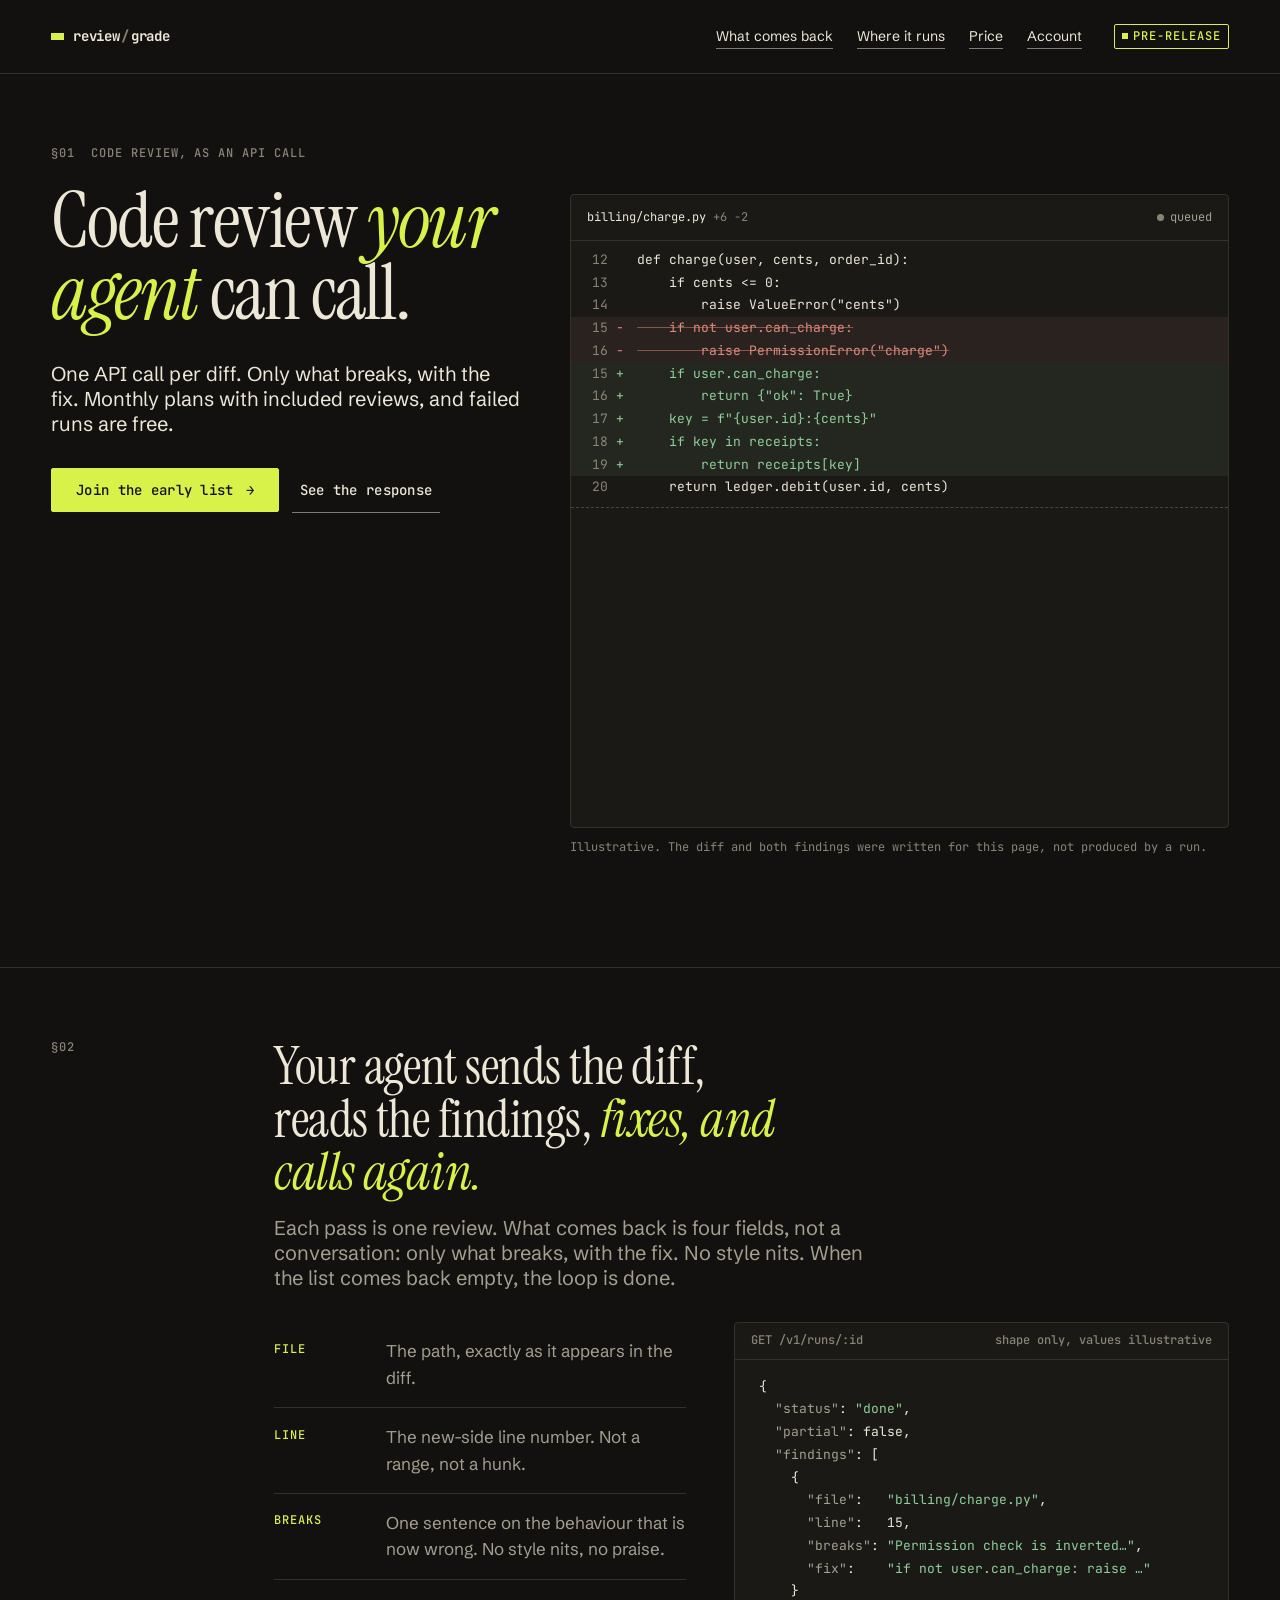
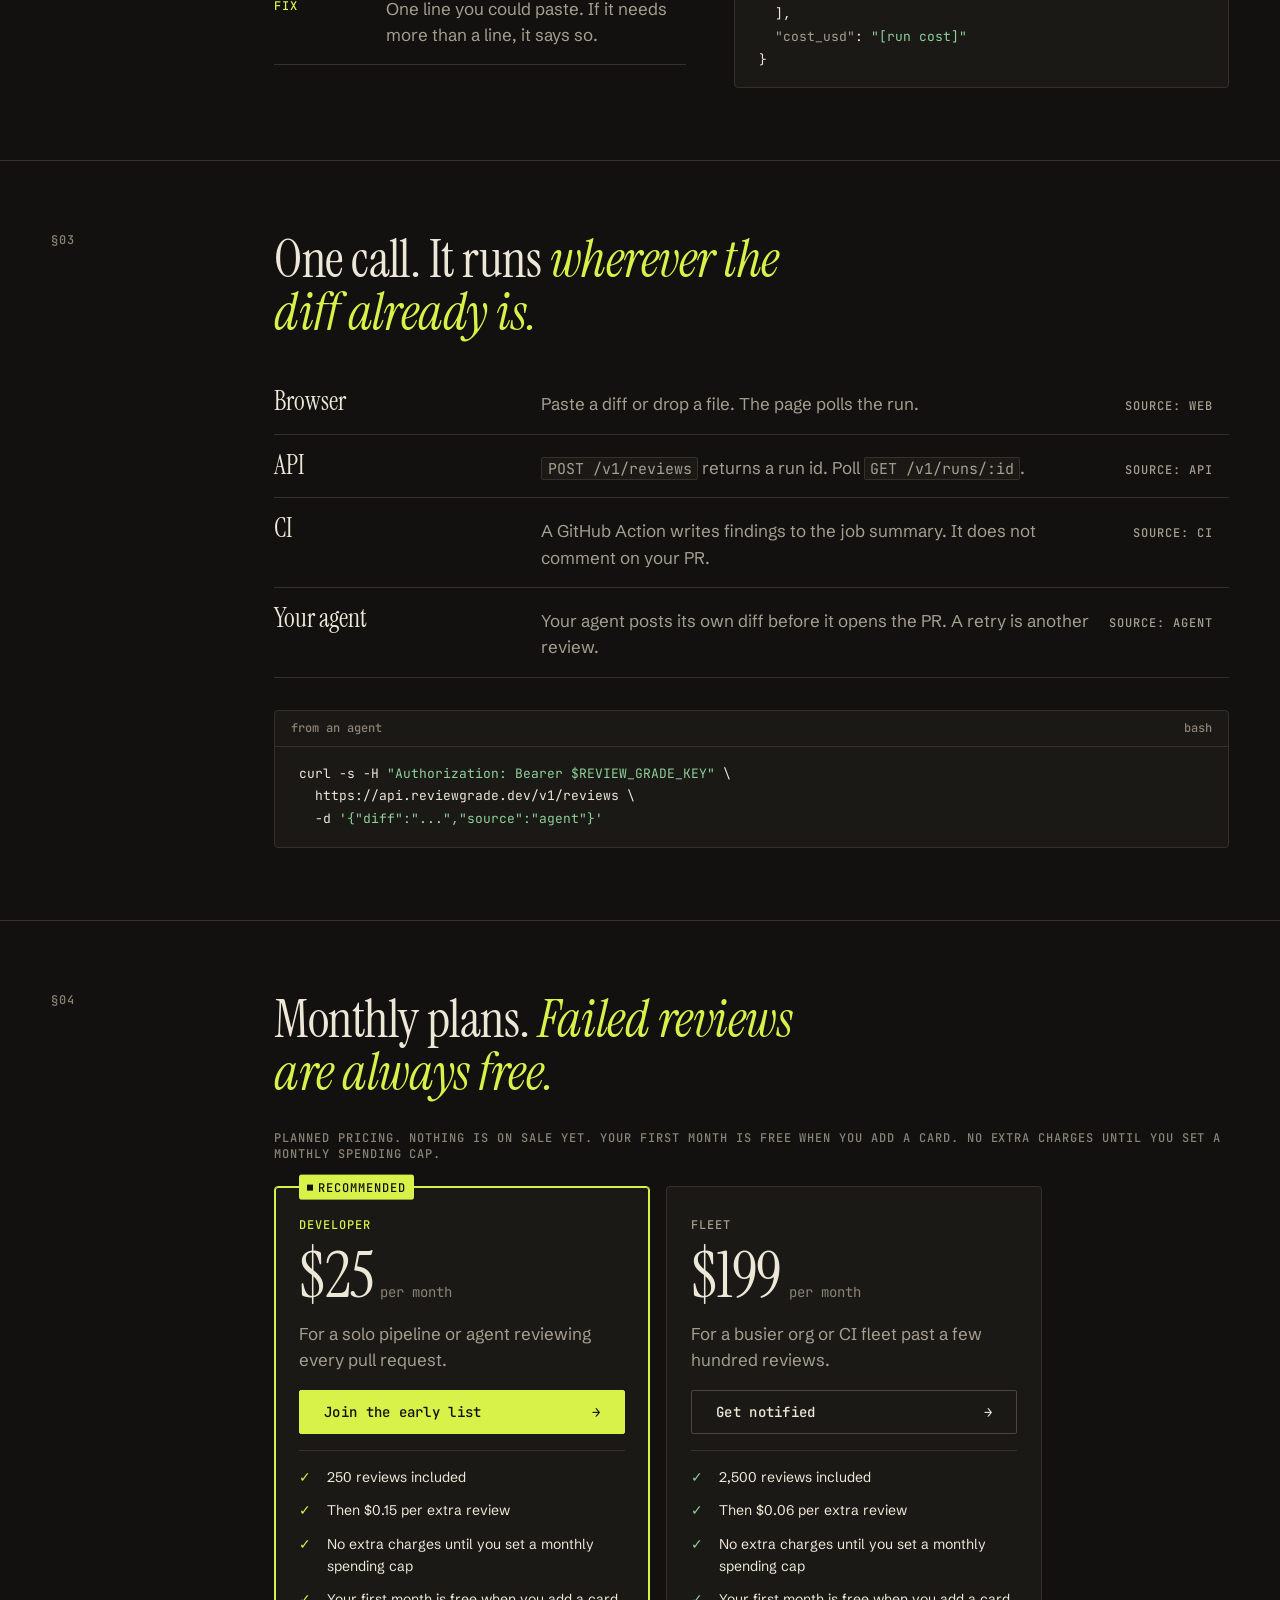
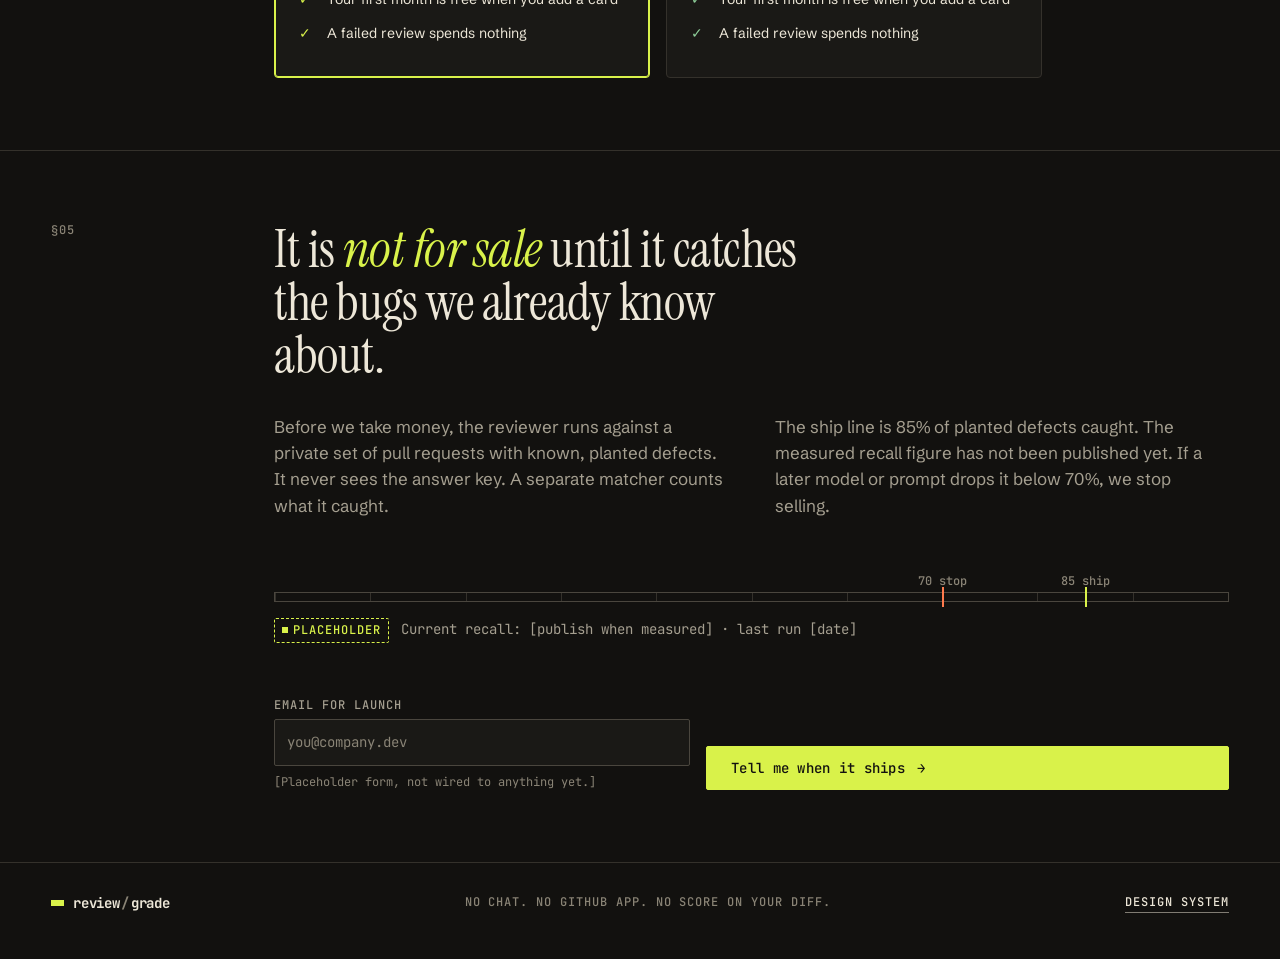
<file: site/index.html>
<!DOCTYPE html>
<html lang="en" class="no-js">
<head>
  <meta charset="utf-8">
  <meta name="viewport" content="width=device-width, initial-scale=1">
  <title>Review grade: code review your agent can call</title>
  <meta name="description" content="Code review your agent can call. One API call per diff. Only what breaks, with the fix. Pre-release.">
  <link rel="icon" href="data:image/svg+xml,%3Csvg xmlns='http://www.w3.org/2000/svg' viewBox='0 0 32 32'%3E%3Crect fill='%2312110f' width='32' height='32'/%3E%3Crect x='6' y='13' width='20' height='7' fill='%23d9f24a'/%3E%3C/svg%3E">
  <link rel="preconnect" href="https://fonts.googleapis.com">
  <link rel="preconnect" href="https://fonts.gstatic.com" crossorigin>
  <link href="https://fonts.googleapis.com/css2?family=Instrument+Serif:ital@0;1&family=JetBrains+Mono:wght@400;500;700&family=Schibsted+Grotesk:wght@400;500;600&display=swap" rel="stylesheet">
  <link rel="stylesheet" href="tokens.css">
  <link rel="stylesheet" href="site.css">
  <link rel="stylesheet" href="home.css">
  <script>document.documentElement.classList.remove('no-js')</script>
</head>
<body>
  <a class="skip" href="#main">Skip to content</a>

  <header class="top wrap">
    <a class="mark" href="index.html" aria-label="Review grade, home"><span class="mark__sq" aria-hidden="true"></span>review<span>/</span>grade</a>
    <nav aria-label="Primary" class="top__nav">
      <a class="link" href="#returns">What comes back</a>
      <a class="link" href="#where">Where it runs</a>
      <a class="link" href="#price">Price</a>
      <a class="link" href="account.html">Account</a>
    </nav>
    <span class="tag tag--mark">Pre-release</span>
  </header>

  <main id="main">
    <section class="hero wrap" aria-labelledby="hero-h">
      <div class="hero__copy">
        <p class="eyebrow rv">§01 &nbsp;Code review, as an API call</p>
        <h1 id="hero-h" class="display rv" style="--i:1">Code review <em>your agent</em> can&nbsp;call.</h1>
        <p class="lede rv" style="--i:2">One API call per diff. Only what breaks, with the fix. Monthly plans with included reviews, and failed runs are free.</p>
        <div class="hero__cta rv" style="--i:3">
          <a class="btn btn--mark" href="#notyet">Join the early list <span class="arr" aria-hidden="true">→</span></a>
          <a class="btn btn--quiet link" href="#returns">See the response</a>
        </div>
      </div>

      <figure class="hero__fig rv" style="--i:2">
        <div class="diff" id="hero-diff" data-state="idle">
          <div class="diff__head">
            <span class="diff__file">billing/charge.py <span class="dim">+6 −2</span></span>
            <span class="diff__status" aria-live="polite"><i aria-hidden="true"></i><span id="hero-status">queued</span></span>
          </div>
          <div class="diff__body" role="group" aria-label="Example diff of billing/charge.py">
            <div class="readhead" aria-hidden="true"></div>
            <div class="dl"><span class="n">12</span><span class="g"> </span><span class="t">def charge(user, cents, order_id):</span></div>
            <div class="dl"><span class="n">13</span><span class="g"> </span><span class="t">    if cents &lt;= 0:</span></div>
            <div class="dl"><span class="n">14</span><span class="g"> </span><span class="t">        raise ValueError("cents")</span></div>
            <div class="dl dl--del"><span class="n">15</span><span class="g">−</span><span class="t">    if not user.can_charge:</span></div>
            <div class="dl dl--del"><span class="n">16</span><span class="g">−</span><span class="t">        raise PermissionError("charge")</span></div>
            <div class="dl dl--add" data-finding="1"><span class="n">15</span><span class="g">+</span><span class="t">    if <span class="hl">user.can_charge</span>:</span><span class="pin" aria-hidden="true">1</span></div>
            <div class="dl dl--add"><span class="n">16</span><span class="g">+</span><span class="t">        return {"ok": True}</span></div>
            <div class="dl dl--add" data-finding="2"><span class="n">17</span><span class="g">+</span><span class="t">    key = <span class="hl">f"{user.id}:{cents}"</span></span><span class="pin" aria-hidden="true">2</span></div>
            <div class="dl dl--add"><span class="n">18</span><span class="g">+</span><span class="t">    if key in receipts:</span></div>
            <div class="dl dl--add"><span class="n">19</span><span class="g">+</span><span class="t">        return receipts[key]</span></div>
            <div class="dl"><span class="n">20</span><span class="g"> </span><span class="t">    return ledger.debit(user.id, cents)</span></div>
          </div>
          <ol class="findings" aria-label="Findings">
            <li class="finding" data-for="1">
              <p class="finding__where"><span class="tag tag--breaks">1</span><b>billing/charge.py:15</b></p>
              <p class="finding__breaks">The permission check is inverted. A user who may charge gets a fake success; a user who may not is debited.</p>
              <p class="finding__fix">if not user.can_charge: raise PermissionError("charge")</p>
            </li>
            <li class="finding" data-for="2">
              <p class="finding__where"><span class="tag tag--breaks">2</span><b>billing/charge.py:17</b></p>
              <p class="finding__breaks">Two orders of the same amount share a key. The second order returns the first receipt and is never debited.</p>
              <p class="finding__fix">key = order_id</p>
            </li>
          </ol>
        </div>
        <figcaption class="meta hero__cap">Illustrative. The diff and both findings were written for this page, not produced by a run.</figcaption>
      </figure>
    </section>

    <section class="band wrap" id="returns" aria-labelledby="returns-h">
      <div class="band__label"><p class="eyebrow rv">§02</p></div>
      <div class="band__main">
        <h2 id="returns-h" class="h2 rv">Your agent sends the diff, reads the findings, <em>fixes, and calls again.</em></h2>
        <p class="lede rv" style="--i:1">Each pass is one review. What comes back is four fields, not a conversation: only what breaks, with the fix. No style nits. When the list comes back empty, the loop is done.</p>
        <div class="anatomy">
          <ol class="anatomy__parts">
            <li class="rv" style="--i:0"><span class="meta">file</span><p>The path, exactly as it appears in the diff.</p></li>
            <li class="rv" style="--i:1"><span class="meta">line</span><p>The new-side line number. Not a range, not a hunk.</p></li>
            <li class="rv" style="--i:2"><span class="meta">breaks</span><p>One sentence on the behaviour that is now wrong. No style nits, no praise.</p></li>
            <li class="rv" style="--i:3"><span class="meta">fix</span><p>One line you could paste. If it needs more than a line, it says so.</p></li>
          </ol>
          <div class="code rv" style="--i:2">
            <div class="code__bar"><span>GET /v1/runs/:id</span><span>shape only, values illustrative</span></div>
<pre><code>{
  <span class="k">"status"</span>: <span class="s">"done"</span>,
  <span class="k">"partial"</span>: false,
  <span class="k">"findings"</span>: [
    {
      <span class="k">"file"</span>:   <span class="s">"billing/charge.py"</span>,
      <span class="k">"line"</span>:   15,
      <span class="k">"breaks"</span>: <span class="s">"Permission check is inverted…"</span>,
      <span class="k">"fix"</span>:    <span class="s">"if not user.can_charge: raise …"</span>
    }
  ],
  <span class="k">"cost_usd"</span>: <span class="s">"[run cost]"</span>
}</code></pre>
          </div>
        </div>
      </div>
    </section>

    <section class="band wrap" id="where" aria-labelledby="where-h">
      <div class="band__label"><p class="eyebrow rv">§03</p></div>
      <div class="band__main">
        <h2 id="where-h" class="h2 rv">One call. It runs <em>wherever the diff already is.</em></h2>
        <table class="ledger where">
          <caption class="vh">Clients that call the same review</caption>
          <tbody>
            <tr class="rv"><th scope="row">Browser</th><td>Paste a diff or drop a file. The page polls the run.</td><td class="meta">source: web</td></tr>
            <tr class="rv" style="--i:1"><th scope="row">API</th><td><code>POST /v1/reviews</code> returns a run id. Poll <code>GET /v1/runs/:id</code>.</td><td class="meta">source: api</td></tr>
            <tr class="rv" style="--i:2"><th scope="row">CI</th><td>A GitHub Action writes findings to the job summary. It does not comment on your PR.</td><td class="meta">source: ci</td></tr>
            <tr class="rv" style="--i:3"><th scope="row">Your agent</th><td>Your agent posts its own diff before it opens the PR. A retry is another review.</td><td class="meta">source: agent</td></tr>
          </tbody>
        </table>
        <div class="code rv">
          <div class="code__bar"><span>from an agent</span><span>bash</span></div>
<pre><code>curl -s -H <span class="s">"Authorization: Bearer $REVIEW_GRADE_KEY"</span> \
  https://api.reviewgrade.dev/v1/reviews \
  -d <span class="s">'{"diff":"...","source":"agent"}'</span></code></pre>
        </div>
      </div>
    </section>

    <section class="band wrap" id="price" aria-labelledby="price-h">
      <div class="band__label"><p class="eyebrow rv">§04</p></div>
      <div class="band__main">
        <h2 id="price-h" class="h2 rv">Monthly plans. <em>Failed reviews are always free.</em></h2>
        <p class="meta rv">Planned pricing. Nothing is on sale yet. Your first month is free when you add a card. No extra charges until you set a monthly spending cap.</p>
        <div class="tiers">
          <article class="tier tier--rec rv" style="--i:0" aria-labelledby="t-dev">
            <span class="tag tag--mark tier__flag">Recommended</span>
            <h3 id="t-dev" class="tier__name">Developer</h3>
            <p class="tier__price"><span class="tier__amt">$25</span><span class="tier__unit">per month</span></p>
            <p class="tier__for">For a solo pipeline or agent reviewing every pull request.</p>
            <a class="btn btn--mark tier__cta" href="#notyet">Join the early list <span class="arr" aria-hidden="true">→</span></a>
            <ul class="tier__list">
              <li>250 reviews included</li>
              <li>Then $0.15 per extra review</li>
              <li>No extra charges until you set a monthly spending cap</li>
              <li>Your first month is free when you add a card</li>
              <li>A failed review spends nothing</li>
            </ul>
          </article>
          <article class="tier rv" style="--i:1" aria-labelledby="t-fleet">
            <h3 id="t-fleet" class="tier__name">Fleet</h3>
            <p class="tier__price"><span class="tier__amt">$199</span><span class="tier__unit">per month</span></p>
            <p class="tier__for">For a busier org or CI fleet past a few hundred reviews.</p>
            <a class="btn tier__cta" href="#notyet">Get notified <span class="arr" aria-hidden="true">→</span></a>
            <ul class="tier__list">
              <li>2,500 reviews included</li>
              <li>Then $0.06 per extra review</li>
              <li>No extra charges until you set a monthly spending cap</li>
              <li>Your first month is free when you add a card</li>
              <li>A failed review spends nothing</li>
            </ul>
          </article>
        </div>
      </div>
    </section>

    <section class="band wrap" id="notyet" aria-labelledby="notyet-h">
      <div class="band__label"><p class="eyebrow rv">§05</p></div>
      <div class="band__main">
        <h2 id="notyet-h" class="h2 rv">It is <em>not for sale</em> until it catches the bugs we already know about.</h2>
        <div class="gate">
          <p class="rv">Before we take money, the reviewer runs against a private set of pull requests with known, planted defects. It never sees the answer key. A separate matcher counts what it caught.</p>
          <p class="rv" style="--i:1">The ship line is 85% of planted defects caught. The measured recall figure has not been published yet. If a later model or prompt drops it below 70%, we stop selling.</p>
          <div class="gate__meter rv" style="--i:2" role="img" aria-label="Ship line at 85 percent; current recall not published">
            <div class="gate__scale"><span style="left:70%">70 stop</span><span style="left:85%">85 ship</span></div>
            <div class="gate__track"><i class="gate__line gate__line--stop" style="left:70%"></i><i class="gate__line gate__line--ship" style="left:85%"></i></div>
            <p class="gate__now"><span class="tag tag--todo">placeholder</span> Current recall: [publish when measured] · last run [date]</p>
          </div>
          <form class="gate__form rv" style="--i:3" action="#" onsubmit="return false">
            <div class="field">
              <label for="email">Email for launch</label>
              <input class="input" id="email" type="email" autocomplete="email" placeholder="you@company.dev" required>
              <span class="hint">[Placeholder form, not wired to anything yet.]</span>
            </div>
            <button class="btn btn--mark" type="submit">Tell me when it ships <span class="arr" aria-hidden="true">→</span></button>
          </form>
        </div>
      </div>
    </section>
  </main>

  <footer class="foot wrap">
    <span class="mark"><span class="mark__sq" aria-hidden="true"></span>review<span>/</span>grade</span>
    <span class="meta">No chat. No GitHub App. No score on your diff.</span>
    <a class="link meta" href="system.html">Design system</a>
  </footer>
  <script src="home.js" defer></script>
</body>
</html>
</file>
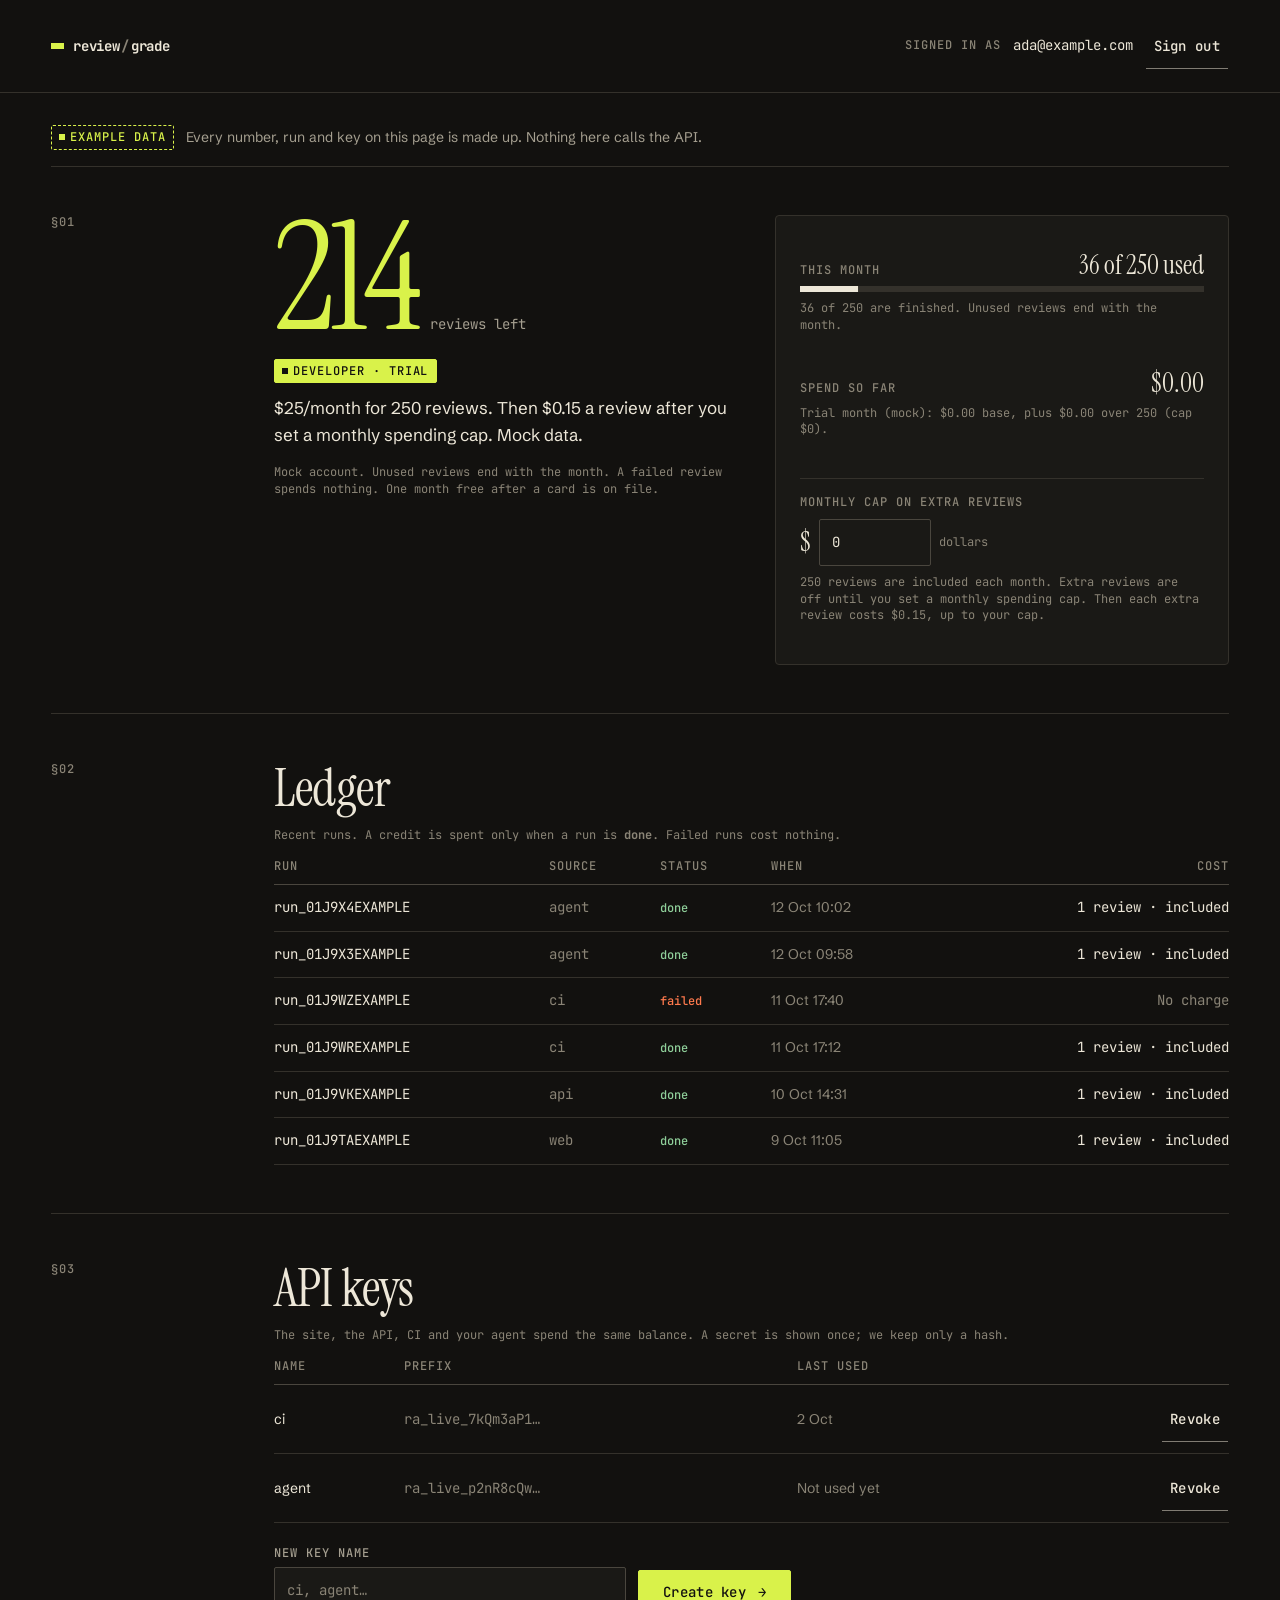
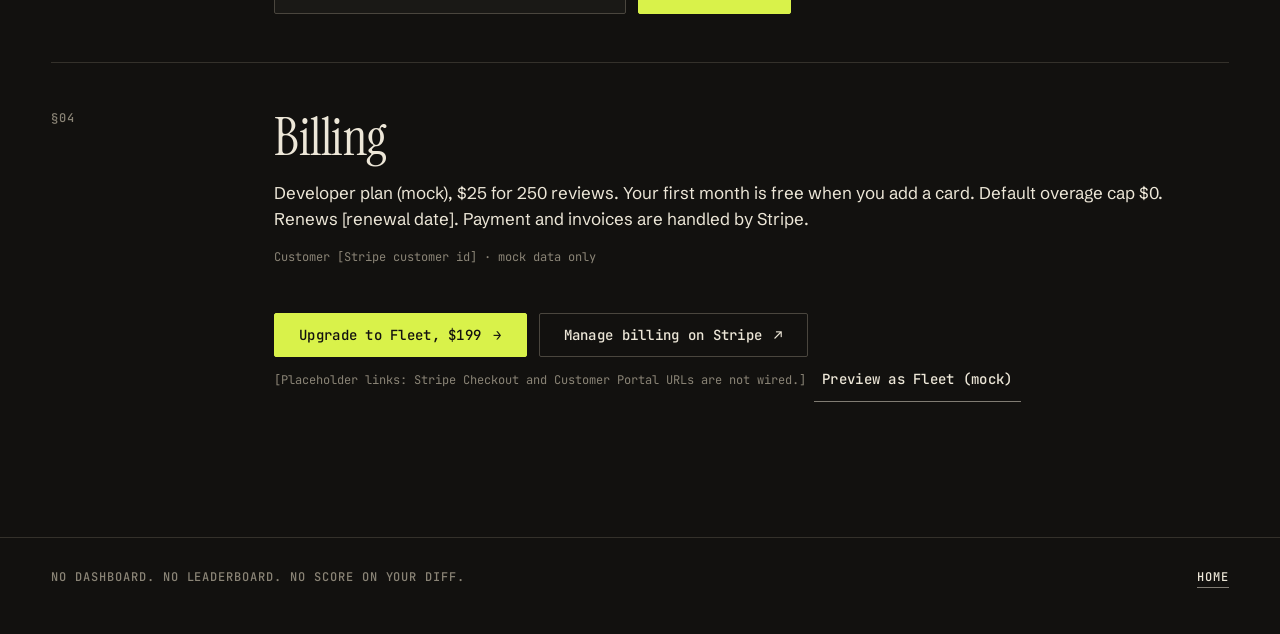
<file: site/account.html>
<!DOCTYPE html>
<html lang="en" class="no-js">
<head>
  <meta charset="utf-8">
  <meta name="viewport" content="width=device-width, initial-scale=1">
  <title>Account, Review grade</title>
  <meta name="description" content="Credits left, the cap, the runs that spent them, and the keys that spend them.">
  <link rel="icon" href="data:image/svg+xml,%3Csvg xmlns='http://www.w3.org/2000/svg' viewBox='0 0 32 32'%3E%3Crect fill='%2312110f' width='32' height='32'/%3E%3Crect x='6' y='13' width='20' height='7' fill='%23d9f24a'/%3E%3C/svg%3E">
  <link rel="preconnect" href="https://fonts.googleapis.com">
  <link rel="preconnect" href="https://fonts.gstatic.com" crossorigin>
  <link href="https://fonts.googleapis.com/css2?family=Instrument+Serif:ital@0;1&family=JetBrains+Mono:wght@400;500;700&family=Schibsted+Grotesk:wght@400;500;600&display=swap" rel="stylesheet">
  <link rel="stylesheet" href="tokens.css">
  <link rel="stylesheet" href="site.css">
  <link rel="stylesheet" href="home.css">
  <link rel="stylesheet" href="account-v2.css">
  <script>document.documentElement.classList.remove('no-js')</script>
</head>
<body class="acct">
  <a class="skip" href="#balance">Skip to the balance</a>
  <header class="top wrap">
    <a class="mark" href="index.html" aria-label="Review grade, home"><span class="mark__sq" aria-hidden="true"></span>review<span>/</span>grade</a>
    <div class="who">
      <span class="meta">Signed in as</span> <span id="email" class="who__email">ada@example.com</span>
      <button class="btn btn--quiet link" type="button" id="sign-out">Sign out</button>
    </div>
  </header>

  <main class="wrap acct__main">
    <p class="example rv"><span class="tag tag--todo">example data</span> Every number, run and key on this page is made up. Nothing here calls the API.</p>
    <p class="hint rv" id="signout-note" hidden>Sign-out is a magic-link session; this demo page has no session to end.</p>

    <!-- Balance -->
    <section id="balance" class="acct__band" aria-labelledby="bal-h">
      <div class="band__label"><p class="eyebrow rv">§01</p></div>
      <div class="bal">
        <div class="bal__hero rv">
          <h1 id="bal-h" class="vh">Balance</h1>
          <p class="bal__num"><span id="left" class="count">214</span><span class="bal__unit">reviews left</span></p>
          <p class="bal__plan"><span class="tag tag--mark" id="plan-tag">Developer · trial</span> <span id="plan-line">$25/month for 250 reviews. Then $0.15 a review. Mock data.</span></p>
          <p class="hint">Mock account. Unused reviews end with the month. A failed review spends nothing. One month free after a card is on file.</p>
        </div>

        <div class="usage rv" style="--i:1">
          <div class="usage__row"><span class="meta">This month</span><span class="usage__val"><b id="used">36</b> of <span id="included">250</span> used</span></div>
          <div class="meterbar" aria-hidden="true"><i id="used-bar"></i></div>
          <p class="hint" id="used-line">36 of 250 are finished. Unused reviews end with the month.</p>

          <div class="usage__row"><span class="meta">Spend so far</span><span class="usage__val" id="spend">$0.00</span></div>
          <p class="hint" id="spend-line">Trial month (mock): $0.00 base, plus $0.00 over 250.</p>

          <form id="cap-form" class="cap">
            <label for="cap" class="meta">Monthly cap on extra reviews</label>
            <div class="cap__ctl"><span class="cap__sym" aria-hidden="true">$</span><input id="cap" class="input" name="cap" inputmode="numeric" autocomplete="off" value="0" aria-describedby="cap-line"><span class="hint">dollars</span></div>
            <p class="hint" id="cap-line">250 reviews are included each month. Extra reviews are off until you set a monthly spending cap. Then each extra review costs $0.15, up to your cap.</p>
            <p class="hint cap__err" id="cap-note" role="status" hidden></p>
          </form>
        </div>
      </div>
    </section>

    <!-- Ledger -->
    <section id="ledger" class="acct__band" aria-labelledby="led-h">
      <div class="band__label"><p class="eyebrow rv">§02</p></div>
      <div>
        <h2 id="led-h" class="h2 rv">Ledger</h2>
        <p class="hint rv">Recent runs. A credit is spent only when a run is <b>done</b>. Failed runs cost nothing.</p>
        <table class="runs rv" style="--i:1">
          <caption class="vh">Recent runs, example data</caption>
          <thead><tr><th scope="col">Run</th><th scope="col">Source</th><th scope="col">Status</th><th scope="col">When</th><th scope="col" class="r">Cost</th></tr></thead>
          <tbody id="runs"></tbody>
        </table>
      </div>
    </section>

    <!-- Keys -->
    <section id="keys" class="acct__band" aria-labelledby="keys-h">
      <div class="band__label"><p class="eyebrow rv">§03</p></div>
      <div>
        <h2 id="keys-h" class="h2 rv">API keys</h2>
        <p class="hint rv">The site, the API, CI and your agent spend the same balance. A secret is shown once; we keep only a hash.</p>
        <table class="runs keys rv" style="--i:1">
          <caption class="vh">API keys</caption>
          <thead><tr><th scope="col">Name</th><th scope="col">Prefix</th><th scope="col">Last used</th><th scope="col" class="r"><span class="vh">Action</span></th></tr></thead>
          <tbody id="key-list"></tbody>
        </table>
        <form id="key-form" class="keyform rv" style="--i:2">
          <div class="field"><label for="key-name">New key name</label><input class="input" id="key-name" name="name" autocomplete="off" maxlength="40" placeholder="ci, agent…"></div>
          <button class="btn btn--mark" type="submit">Create key <span class="arr" aria-hidden="true">→</span></button>
        </form>
        <p id="key-note" class="hint cap__err" role="status" hidden></p>
        <div class="secret" id="secret" hidden>
          <p class="secret__head"><span class="tag tag--breaks">shown once</span> Copy this secret now. This page will not show it again.</p>
          <div class="secret__row">
            <pre><code id="secret-value"></code></pre>
            <button class="btn" type="button" id="secret-copy"><span id="copy-label">Copy</span></button>
          </div>
          <p class="hint" id="copy-note" role="status" aria-live="polite"></p>
          <button class="btn btn--quiet link" id="secret-hide" type="button">I've stored it, hide secret</button>
        </div>
      </div>
    </section>

    <!-- Billing -->
    <section id="billing" class="acct__band" aria-labelledby="bill-h">
      <div class="band__label"><p class="eyebrow rv">§04</p></div>
      <div>
        <h2 id="bill-h" class="h2 rv">Billing</h2>
        <div class="bill rv" style="--i:1">
          <div>
            <p id="bill-line">Developer plan (mock), $25 for 250 reviews. 1-month free trial after card on file. Renews [renewal date]. Payment and invoices are handled by Stripe.</p>
            <p class="hint">Customer [Stripe customer id] · mock data only</p>
          </div>
          <div class="bill__cta">
            <a class="btn btn--mark" id="upgrade" href="#">Upgrade to Fleet, $199 <span class="arr" aria-hidden="true">→</span></a>
            <a class="btn" id="manage" href="#">Manage billing on Stripe <span class="arr" aria-hidden="true">↗</span></a>
          </div>
        </div>
        <p class="hint rv">[Placeholder links: Stripe Checkout and Customer Portal URLs are not wired.] <button class="btn btn--quiet link" type="button" id="plan-toggle">Preview as Fleet (mock)</button></p>
      </div>
    </section>
  </main>
  <footer class="foot wrap"><span class="meta">No dashboard. No leaderboard. No score on your diff.</span><a class="link meta" href="index.html">Home</a></footer>
  <script src="account.js"></script>
</body>
</html>
</file>
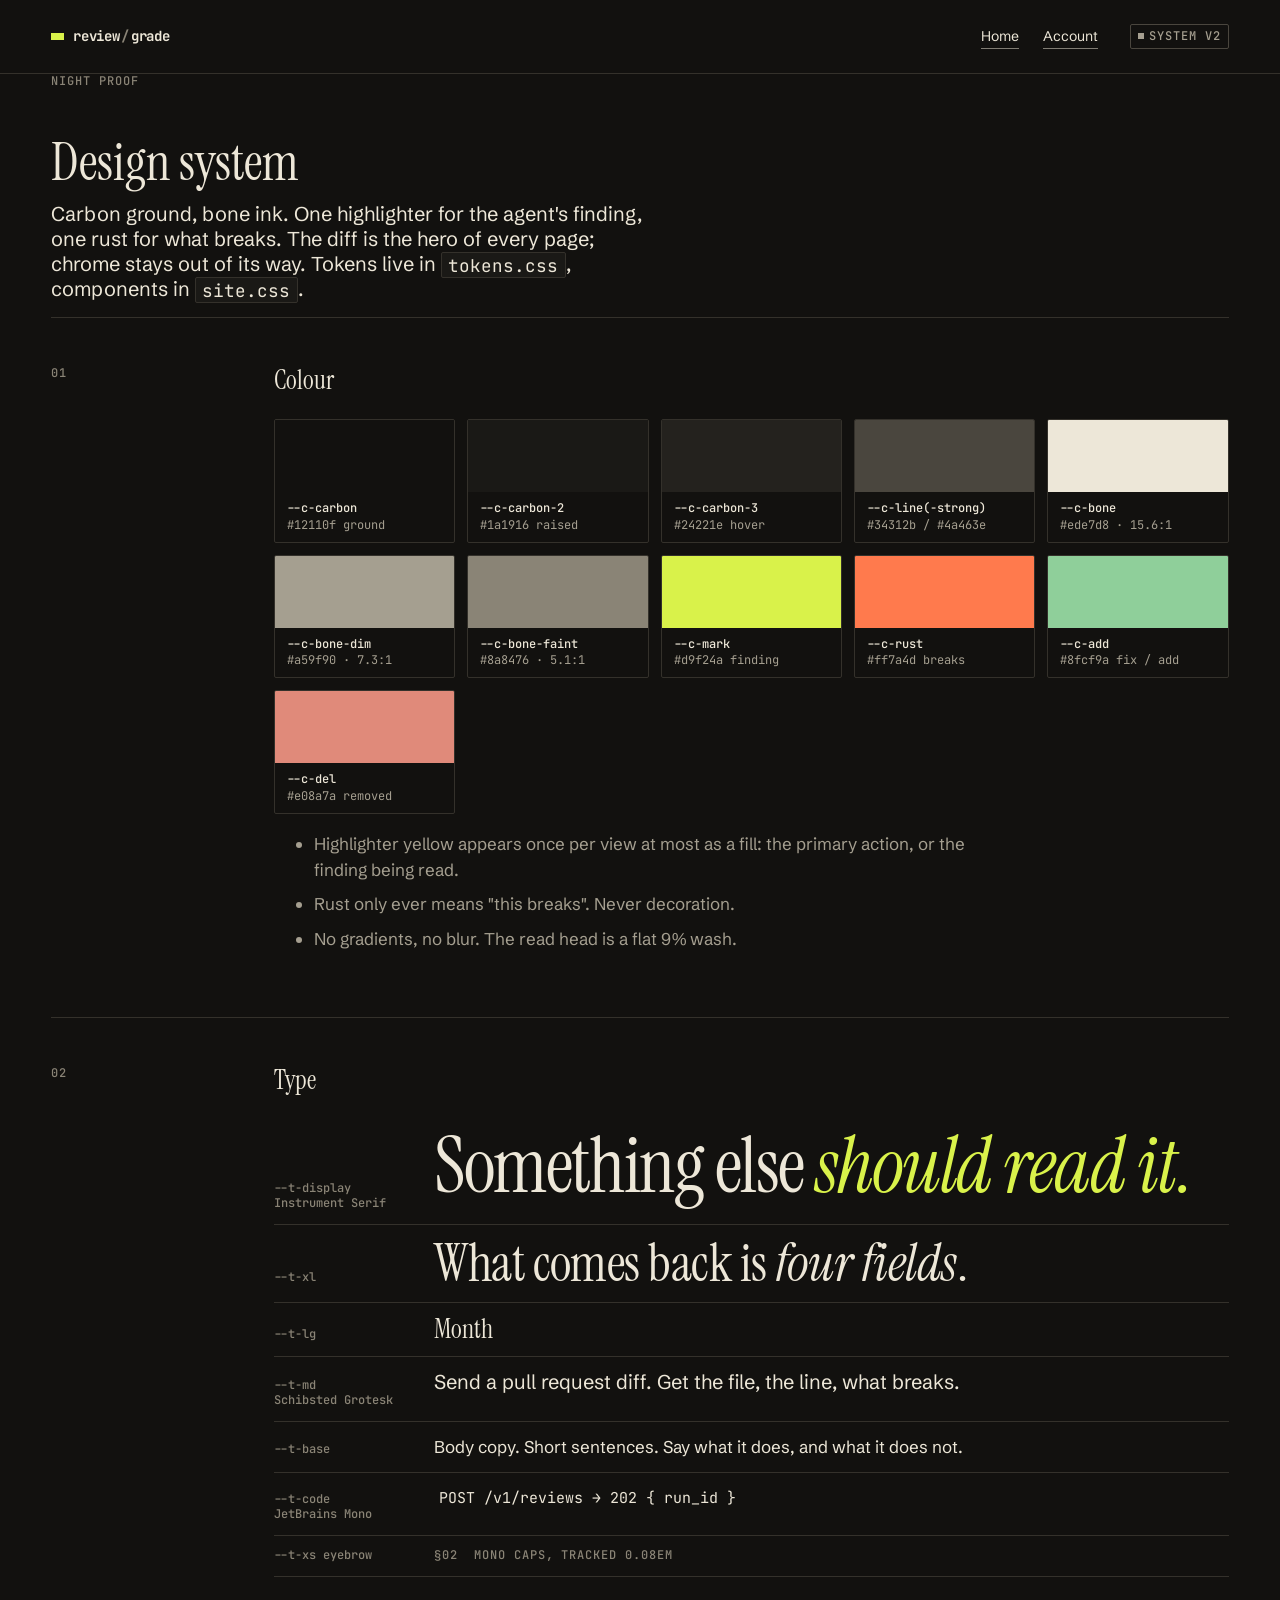
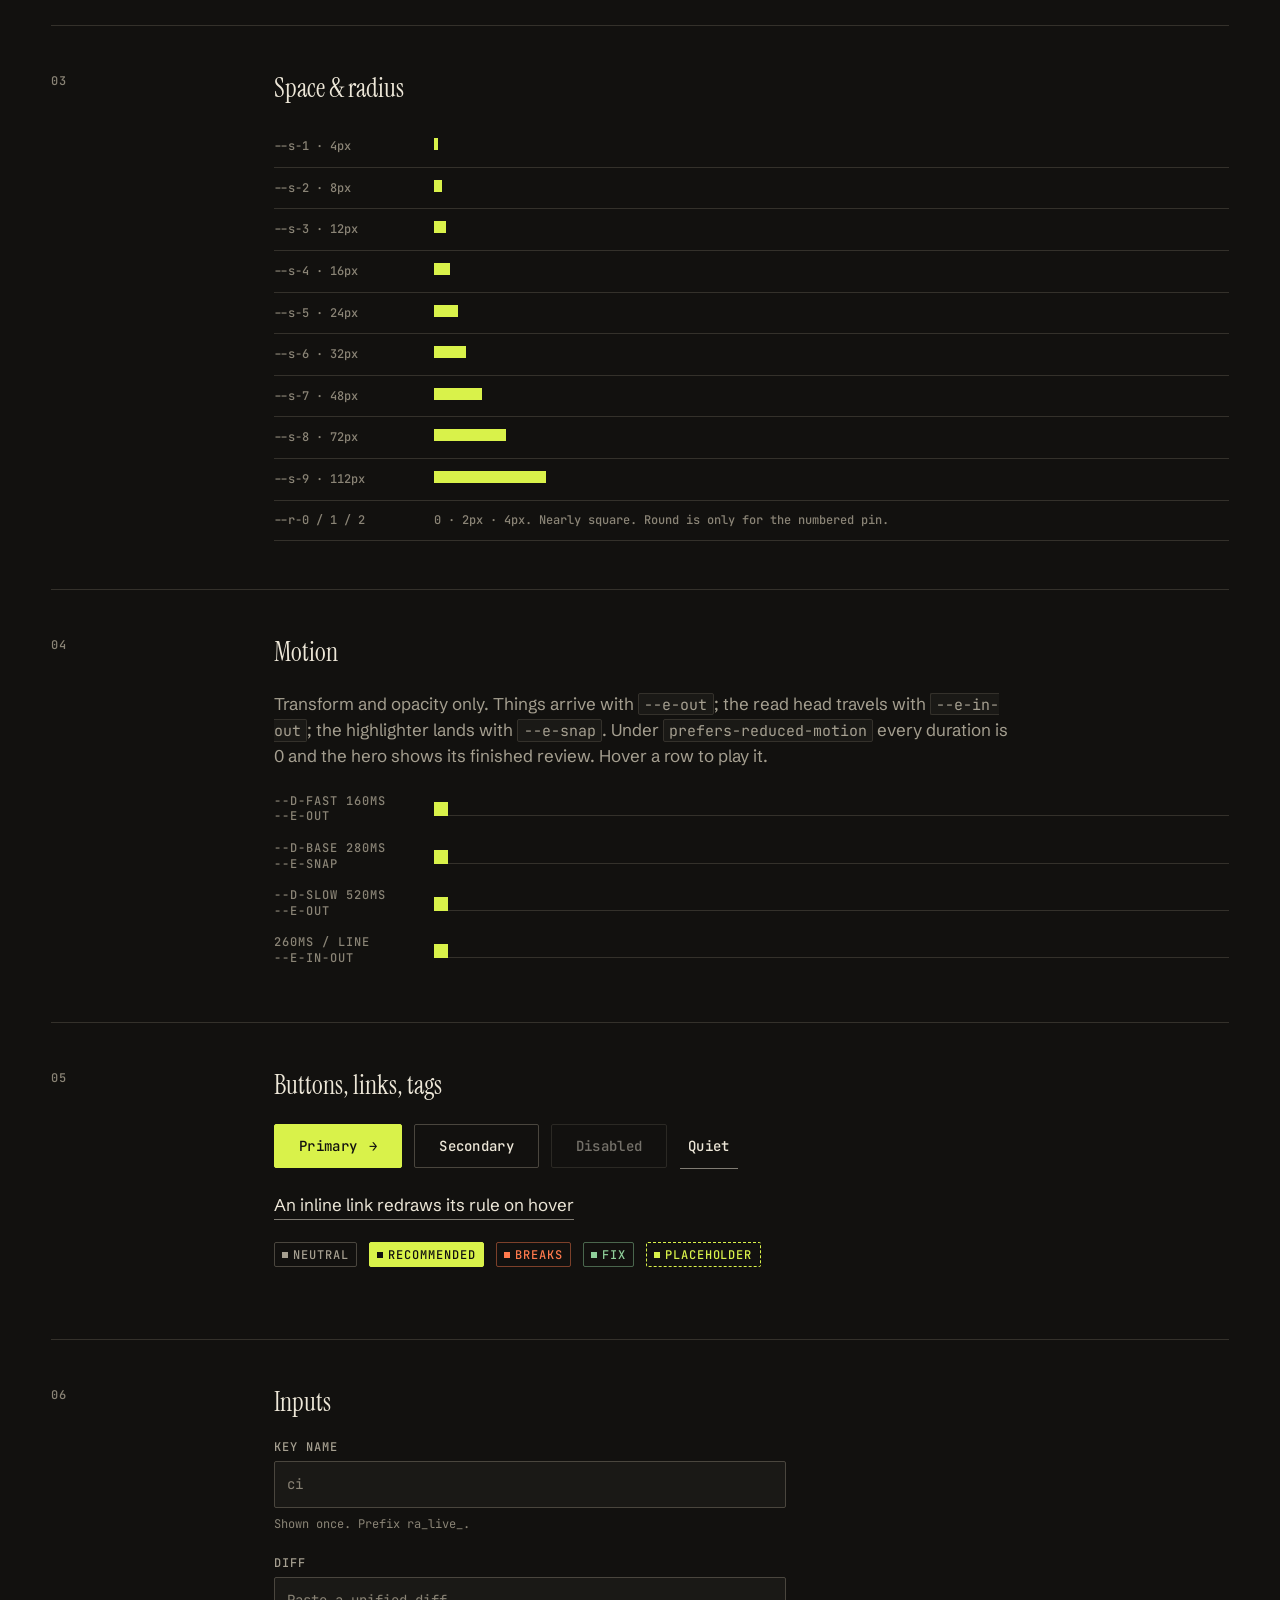
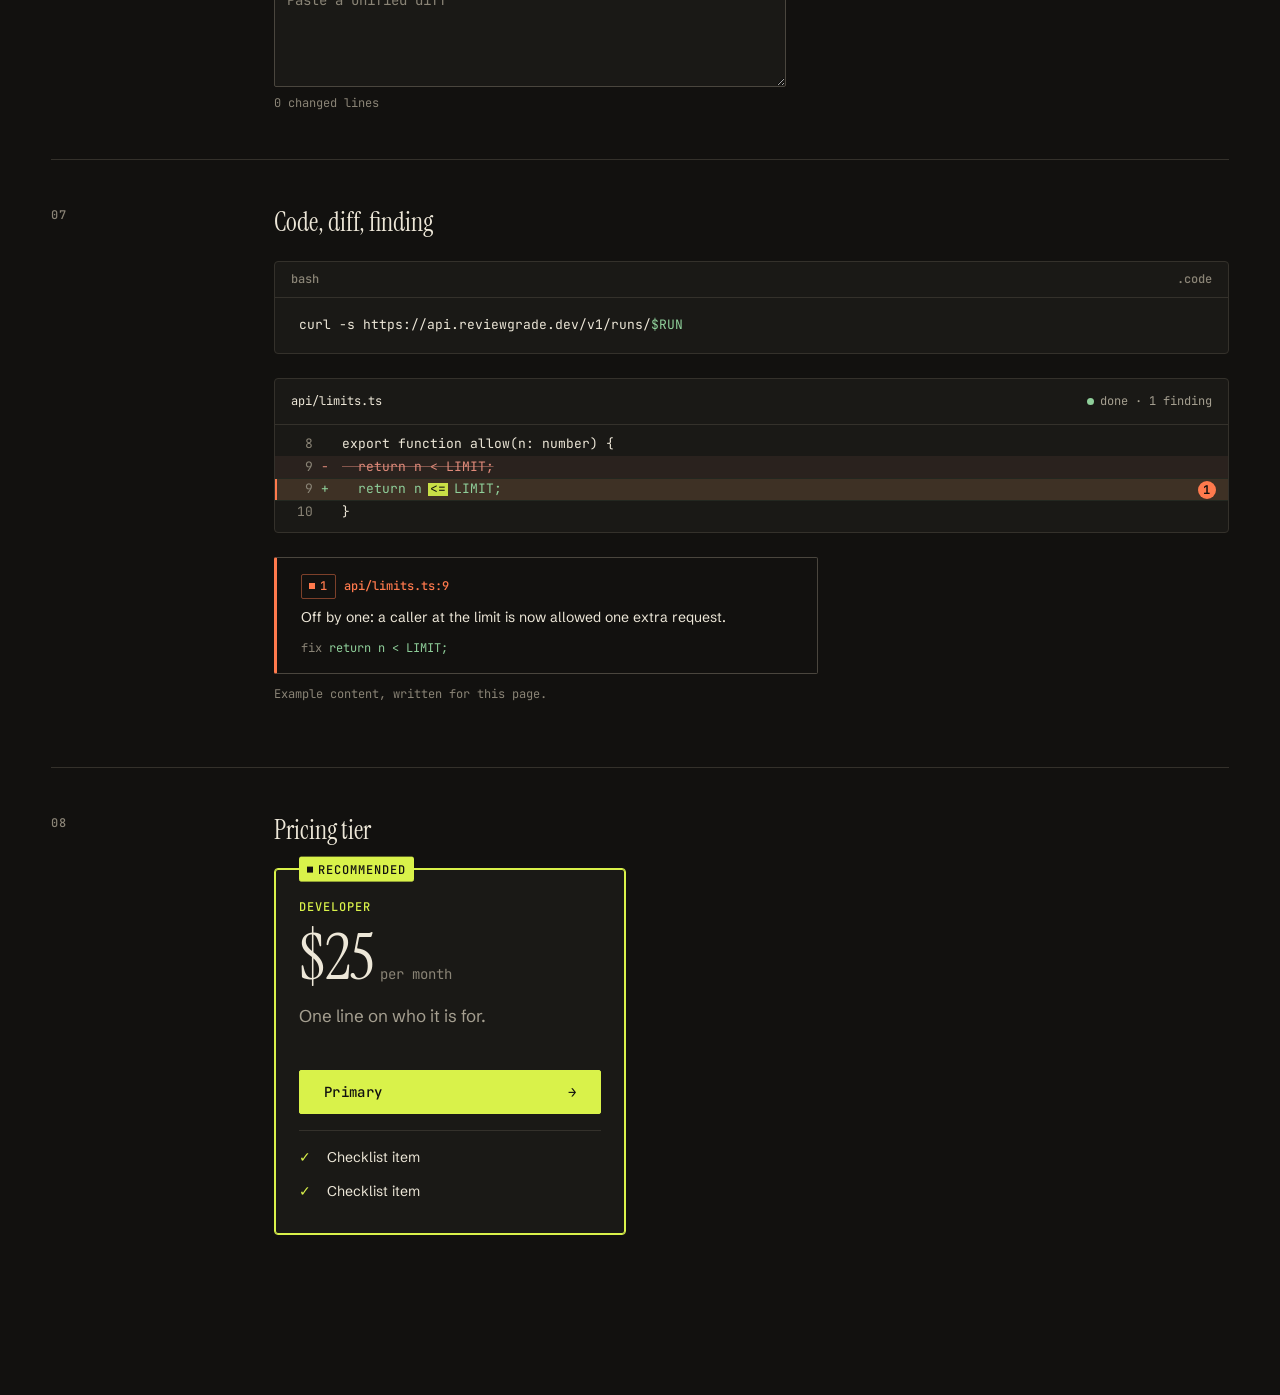
<file: site/system.html>
<!DOCTYPE html>
<html lang="en">
<head>
  <meta charset="utf-8">
  <meta name="viewport" content="width=device-width, initial-scale=1">
  <title>Design system, Review grade</title>
  <link rel="preconnect" href="https://fonts.googleapis.com">
  <link rel="preconnect" href="https://fonts.gstatic.com" crossorigin>
  <link href="https://fonts.googleapis.com/css2?family=Instrument+Serif:ital@0;1&family=JetBrains+Mono:wght@400;500;700&family=Schibsted+Grotesk:wght@400;500;600&display=swap" rel="stylesheet">
  <link rel="stylesheet" href="tokens.css">
  <link rel="stylesheet" href="site.css">
  <link rel="stylesheet" href="home.css">
  <style>
    .sys { padding-bottom: var(--s-9); }
    .sys h1 { font: 400 var(--t-xl)/1 var(--f-display); margin: var(--s-7) 0 var(--s-3); }
    .sys h2 { font: 400 var(--t-lg)/1.1 var(--f-display); margin: 0 0 var(--s-5); }
    .sys section { display: grid; grid-template-columns: minmax(0,2fr) minmax(0,10fr); gap: var(--s-6); border-top: 1px solid var(--c-line); padding: var(--s-7) 0; }
    .sw { display: grid; grid-template-columns: repeat(auto-fill, minmax(10rem, 1fr)); gap: var(--s-3); }
    .sw div { border: 1px solid var(--c-line); border-radius: var(--r-1); overflow: hidden; font: 400 var(--t-xs)/1.4 var(--f-mono); }
    .sw i { display: block; height: 4.5rem; }
    .sw span { display: block; padding: var(--s-2) var(--s-3); color: var(--c-bone-dim); }
    .sw b { color: var(--c-bone); font-weight: 500; }
    .row { display: grid; grid-template-columns: 9rem 1fr; gap: var(--s-4); align-items: baseline; padding: var(--s-3) 0; border-bottom: 1px solid var(--c-line); }
    .row > .meta { text-transform: none; letter-spacing: 0; }
    .demo { display: flex; flex-wrap: wrap; gap: var(--s-3); align-items: center; margin-bottom: var(--s-5); }
    .bar { height: 12px; background: var(--c-mark); }
    .ease { display: grid; grid-template-columns: 9rem 1fr; gap: var(--s-4); align-items: center; padding: var(--s-2) 0; }
    .ease .track { height: 14px; border-bottom: 1px solid var(--c-line); position: relative; }
    .ease .dot { position: absolute; left: 0; top: 0; width: 14px; height: 14px; background: var(--c-mark); }
    .ease:hover .dot, .ease:focus-within .dot { transform: translateX(calc(min(40rem, 60vw))); }
    .rules { color: var(--c-bone-dim); max-width: 46rem; }
    .rules li { margin-bottom: var(--s-2); }
    @media (max-width: 960px) { .sys section { grid-template-columns: minmax(0,1fr); gap: var(--s-3); } .row, .ease { grid-template-columns: minmax(0,1fr); gap: var(--s-1); } }
  </style>
</head>
<body>
  <a class="skip" href="#main">Skip to content</a>
  <header class="top wrap">
    <a class="mark" href="index.html"><span class="mark__sq" aria-hidden="true"></span>review<span>/</span>grade</a>
    <nav class="top__nav" aria-label="Primary"><a class="link" href="index.html">Home</a><a class="link" href="account.html">Account</a></nav>
    <span class="tag">System v2</span>
  </header>
  <main id="main" class="sys wrap">
    <p class="eyebrow">Night proof</p>
    <h1>Design system</h1>
    <p class="lede">Carbon ground, bone ink. One highlighter for the agent's finding, one rust for what breaks. The diff is the hero of every page; chrome stays out of its way. Tokens live in <code>tokens.css</code>, components in <code>site.css</code>.</p>

    <section aria-labelledby="c"><p class="eyebrow">01</p><div>
      <h2 id="c">Colour</h2>
      <div class="sw">
        <div><i style="background:var(--c-carbon)"></i><span><b>--c-carbon</b><br>#12110f ground</span></div>
        <div><i style="background:var(--c-carbon-2)"></i><span><b>--c-carbon-2</b><br>#1a1916 raised</span></div>
        <div><i style="background:var(--c-carbon-3)"></i><span><b>--c-carbon-3</b><br>#24221e hover</span></div>
        <div><i style="background:var(--c-line-strong)"></i><span><b>--c-line(-strong)</b><br>#34312b / #4a463e</span></div>
        <div><i style="background:var(--c-bone)"></i><span><b>--c-bone</b><br>#ede7d8 · 15.6:1</span></div>
        <div><i style="background:var(--c-bone-dim)"></i><span><b>--c-bone-dim</b><br>#a59f90 · 7.3:1</span></div>
        <div><i style="background:var(--c-bone-faint)"></i><span><b>--c-bone-faint</b><br>#8a8476 · 5.1:1</span></div>
        <div><i style="background:var(--c-mark)"></i><span><b>--c-mark</b><br>#d9f24a finding</span></div>
        <div><i style="background:var(--c-rust)"></i><span><b>--c-rust</b><br>#ff7a4d breaks</span></div>
        <div><i style="background:var(--c-add)"></i><span><b>--c-add</b><br>#8fcf9a fix / add</span></div>
        <div><i style="background:var(--c-del)"></i><span><b>--c-del</b><br>#e08a7a removed</span></div>
      </div>
      <ul class="rules"><li>Highlighter yellow appears once per view at most as a fill: the primary action, or the finding being read.</li><li>Rust only ever means "this breaks". Never decoration.</li><li>No gradients, no blur. The read head is a flat 9% wash.</li></ul>
    </div></section>

    <section aria-labelledby="t"><p class="eyebrow">02</p><div>
      <h2 id="t">Type</h2>
      <div class="row"><span class="meta">--t-display<br>Instrument Serif</span><span class="display" style="font-size:clamp(2.6rem,6vw,5rem)">Something else <em>should read it.</em></span></div>
      <div class="row"><span class="meta">--t-xl</span><span class="h2">What comes back is <em>four fields</em>.</span></div>
      <div class="row"><span class="meta">--t-lg</span><span style="font:400 var(--t-lg)/1.1 var(--f-display)">Month</span></div>
      <div class="row"><span class="meta">--t-md<br>Schibsted Grotesk</span><span class="lede">Send a pull request diff. Get the file, the line, what breaks.</span></div>
      <div class="row"><span class="meta">--t-base</span><span>Body copy. Short sentences. Say what it does, and what it does not.</span></div>
      <div class="row"><span class="meta">--t-code<br>JetBrains Mono</span><code style="background:none;border:0">POST /v1/reviews → 202 { run_id }</code></div>
      <div class="row"><span class="meta">--t-xs eyebrow</span><span class="eyebrow">§02 &nbsp;Mono caps, tracked 0.08em</span></div>
    </div></section>

    <section aria-labelledby="sp"><p class="eyebrow">03</p><div>
      <h2 id="sp">Space &amp; radius</h2>
      <div class="row"><span class="meta">--s-1 · 4px</span><div class="bar" style="width:var(--s-1)"></div></div>
      <div class="row"><span class="meta">--s-2 · 8px</span><div class="bar" style="width:var(--s-2)"></div></div>
      <div class="row"><span class="meta">--s-3 · 12px</span><div class="bar" style="width:var(--s-3)"></div></div>
      <div class="row"><span class="meta">--s-4 · 16px</span><div class="bar" style="width:var(--s-4)"></div></div>
      <div class="row"><span class="meta">--s-5 · 24px</span><div class="bar" style="width:var(--s-5)"></div></div>
      <div class="row"><span class="meta">--s-6 · 32px</span><div class="bar" style="width:var(--s-6)"></div></div>
      <div class="row"><span class="meta">--s-7 · 48px</span><div class="bar" style="width:var(--s-7)"></div></div>
      <div class="row"><span class="meta">--s-8 · 72px</span><div class="bar" style="width:var(--s-8)"></div></div>
      <div class="row"><span class="meta">--s-9 · 112px</span><div class="bar" style="width:var(--s-9)"></div></div>
      <div class="row"><span class="meta">--r-0 / 1 / 2</span><span class="meta">0 · 2px · 4px. Nearly square. Round is only for the numbered pin.</span></div>
    </div></section>

    <section aria-labelledby="m"><p class="eyebrow">04</p><div>
      <h2 id="m">Motion</h2>
      <p class="rules">Transform and opacity only. Things arrive with <code>--e-out</code>; the read head travels with <code>--e-in-out</code>; the highlighter lands with <code>--e-snap</code>. Under <code>prefers-reduced-motion</code> every duration is 0 and the hero shows its finished review. Hover a row to play it.</p>
      <div class="ease" tabindex="0"><span class="meta">--d-fast 160ms<br>--e-out</span><div class="track"><i class="dot" style="transition:transform var(--d-fast) var(--e-out)"></i></div></div>
      <div class="ease" tabindex="0"><span class="meta">--d-base 280ms<br>--e-snap</span><div class="track"><i class="dot" style="transition:transform var(--d-base) var(--e-snap)"></i></div></div>
      <div class="ease" tabindex="0"><span class="meta">--d-slow 520ms<br>--e-out</span><div class="track"><i class="dot" style="transition:transform var(--d-slow) var(--e-out)"></i></div></div>
      <div class="ease" tabindex="0"><span class="meta">260ms / line<br>--e-in-out</span><div class="track"><i class="dot" style="transition:transform 1.2s var(--e-in-out)"></i></div></div>
    </div></section>

    <section aria-labelledby="b"><p class="eyebrow">05</p><div>
      <h2 id="b">Buttons, links, tags</h2>
      <div class="demo"><a class="btn btn--mark" href="#b">Primary <span class="arr" aria-hidden="true">→</span></a><button class="btn" type="button">Secondary</button><button class="btn" type="button" disabled>Disabled</button><a class="btn btn--quiet link" href="#b">Quiet</a></div>
      <div class="demo"><a class="link" href="#b">An inline link redraws its rule on hover</a></div>
      <div class="demo"><span class="tag">neutral</span><span class="tag tag--mark">recommended</span><span class="tag tag--breaks">breaks</span><span class="tag tag--fix">fix</span><span class="tag tag--todo">placeholder</span></div>
    </div></section>

    <section aria-labelledby="i"><p class="eyebrow">06</p><div>
      <h2 id="i">Inputs</h2>
      <div style="display:grid;gap:var(--s-5);max-width:32rem">
        <div class="field"><label for="k">Key name</label><input class="input" id="k" placeholder="ci"><span class="hint">Shown once. Prefix ra_live_.</span></div>
        <div class="field"><label for="d">Diff</label><textarea class="textarea" id="d" rows="4" placeholder="Paste a unified diff"></textarea><span class="hint">0 changed lines</span></div>
      </div>
    </div></section>

    <section aria-labelledby="cd"><p class="eyebrow">07</p><div>
      <h2 id="cd">Code, diff, finding</h2>
      <div class="code" style="margin-bottom:var(--s-5)"><div class="code__bar"><span>bash</span><span>.code</span></div><pre><code>curl -s https://api.reviewgrade.dev/v1/runs/<span class="s">$RUN</span></code></pre></div>
      <div class="diff" data-state="done" style="margin-bottom:var(--s-5)">
        <div class="diff__head"><span class="diff__file">api/limits.ts</span><span class="diff__status"><i aria-hidden="true"></i>done · 1 finding</span></div>
        <div class="diff__body">
          <div class="dl"><span class="n">8</span><span class="g"> </span><span class="t">export function allow(n: number) {</span></div>
          <div class="dl dl--del"><span class="n">9</span><span class="g">−</span><span class="t">  return n &lt; LIMIT;</span></div>
          <div class="dl dl--add is-flagged"><span class="n">9</span><span class="g">+</span><span class="t">  return n <span class="hl">&lt;=</span> LIMIT;</span><span class="pin" aria-hidden="true">1</span></div>
          <div class="dl"><span class="n">10</span><span class="g"> </span><span class="t">}</span></div>
        </div>
      </div>
      <div class="finding" style="max-width:34rem">
        <p class="finding__where"><span class="tag tag--breaks">1</span><b>api/limits.ts:9</b></p>
        <p class="finding__breaks">Off by one: a caller at the limit is now allowed one extra request.</p>
        <p class="finding__fix">return n &lt; LIMIT;</p>
      </div>
      <p class="hint" style="margin-top:var(--s-3)">Example content, written for this page.</p>
    </div></section>

    <section aria-labelledby="pr"><p class="eyebrow">08</p><div>
      <h2 id="pr">Pricing tier</h2>
      <div class="tiers" style="grid-template-columns:minmax(0,22rem)">
        <article class="tier tier--rec"><span class="tag tag--mark tier__flag">Recommended</span><h3 class="tier__name">Developer</h3><p class="tier__price"><span class="tier__amt">$25</span><span class="tier__unit">per month</span></p><p class="tier__for">One line on who it is for.</p><a class="btn btn--mark tier__cta" href="#pr">Primary <span class="arr" aria-hidden="true">→</span></a><ul class="tier__list"><li>Checklist item</li><li>Checklist item</li></ul></article>
      </div>
    </div></section>
  </main>
</body>
</html>
</file>
<file: site/tokens.css>
/* Review grade design tokens, v2 ("Night proof").
   Carbon ground, bone ink, one highlighter for findings, one rust for what breaks.
   Every component reads from here. Legacy names at the bottom keep account.html working. */

:root {
  color-scheme: dark;

  /* Colour: surfaces */
  --c-carbon: #12110f;      /* page ground */
  --c-carbon-2: #1a1916;    /* raised: code blocks, inputs */
  --c-carbon-3: #24221e;    /* hover / selected row */
  --c-line: #34312b;        /* hairlines */
  --c-line-strong: #4a463e;

  /* Colour: ink */
  --c-bone: #ede7d8;        /* body text  15.6:1 on carbon */
  --c-bone-dim: #a59f90;    /* secondary   7.3:1 */
  --c-bone-faint: #8a8476;  /* line numbers, meta 5.1:1 */

  /* Colour: signal (one fill per view is the rule) */
  --c-mark: #d9f24a;        /* highlighter: the agent's finding */
  --c-mark-ink: #12110f;
  --c-mark-wash: rgba(217, 242, 74, 0.10);
  --c-rust: #ff7a4d;        /* what breaks */
  --c-rust-wash: rgba(255, 122, 77, 0.12);
  --c-add: #8fcf9a;
  --c-add-wash: rgba(143, 207, 154, 0.08);
  --c-del: #e08a7a;
  --c-del-wash: rgba(224, 138, 122, 0.08);

  /* Type families */
  --f-display: "Instrument Serif", "Iowan Old Style", Georgia, serif;
  --f-text: "Schibsted Grotesk", "Helvetica Neue", Arial, sans-serif;
  --f-mono: "JetBrains Mono", ui-monospace, "SFMono-Regular", Menlo, monospace;

  /* Type scale */
  --t-xs: 0.75rem;
  --t-sm: 0.875rem;
  --t-base: 1.0625rem;
  --t-md: 1.25rem;
  --t-lg: 1.625rem;
  --t-xl: clamp(2rem, 1.4rem + 2.4vw, 3.25rem);
  --t-display: clamp(3.1rem, 1.6rem + 6.6vw, 8.5rem);
  --t-code: 0.8125rem;
  --lh-tight: 0.92;
  --lh-snug: 1.25;
  --lh-text: 1.55;
  --lh-code: 1.75;
  --track-caps: 0.08em;

  /* Spacing (4px base) */
  --s-1: 0.25rem; --s-2: 0.5rem; --s-3: 0.75rem; --s-4: 1rem; --s-5: 1.5rem;
  --s-6: 2rem; --s-7: 3rem; --s-8: 4.5rem; --s-9: 7rem;

  /* Radius: nearly square */
  --r-0: 0; --r-1: 2px; --r-2: 4px;

  /* Layout */
  --w-page: 88rem;
  --w-measure: 38rem;
  --gutter: clamp(1.25rem, 4vw, 3.5rem);

  /* Motion */
  --d-instant: 90ms;
  --d-fast: 160ms;
  --d-base: 280ms;
  --d-slow: 520ms;
  --d-scan: 3600ms;
  --e-out: cubic-bezier(0.16, 1, 0.3, 1);
  --e-in-out: cubic-bezier(0.65, 0, 0.35, 1);
  --e-snap: cubic-bezier(0.3, 1.4, 0.5, 1);

  /* ---- Legacy aliases (review.css / account.html) ---- */
  --paper: var(--c-carbon);
  --ink: var(--c-bone);
  --muted: var(--c-bone-dim);
  --rule: var(--c-line);
  --spine: var(--c-line-strong);
  --red: var(--c-rust);
  --green: var(--c-add);
  --wash-add: var(--c-add-wash);
  --wash-del: var(--c-del-wash);
  --wash-bad: var(--c-rust-wash);
  --wash-note: var(--c-carbon-2);
  --wash-hot: var(--c-rust-wash);
  --selection: rgba(217, 242, 74, 0.3);
  --serif: var(--f-text);
  --mono: var(--f-mono);
  --text: 1.0625rem;
  --text-dek: 1.25rem;
  --text-note: 1rem;
  --text-code: 0.85rem;
  --text-figure: 0.8rem;
  --text-meta: 0.78rem;
  --text-tag: 0.72rem;
  --page: 78rem;
  --measure: 46rem;
  --gutter-legacy: 11.25rem;
  --row: 1.65rem;
}

@media (prefers-reduced-motion: reduce) {
  :root { --d-instant: 0ms; --d-fast: 0ms; --d-base: 0ms; --d-slow: 0ms; --d-scan: 0ms; }
}
</file>
<file: site/site.css>
/* Review grade v2: base + components. Reads only from tokens.css. */
*, *::before, *::after { box-sizing: border-box; }
html { -webkit-text-size-adjust: 100%; }
body { margin: 0; background: var(--c-carbon); color: var(--c-bone); font: 400 var(--t-base)/var(--lh-text) var(--f-text); -webkit-font-smoothing: antialiased; }
::selection { background: var(--c-mark); color: var(--c-mark-ink); }
:focus-visible { outline: 2px solid var(--c-mark); outline-offset: 3px; }
img, svg { display: block; max-width: 100%; }
.skip { position: absolute; left: var(--s-4); top: -4rem; background: var(--c-mark); color: var(--c-mark-ink); padding: var(--s-2) var(--s-3); z-index: 10; }
.skip:focus { top: var(--s-4); }
.wrap { max-width: var(--w-page); margin: 0 auto; padding: 0 var(--gutter); }
.vh { position: absolute; width: 1px; height: 1px; overflow: hidden; clip: rect(0 0 0 0); white-space: nowrap; }

/* Type roles */
.display { font: 400 var(--t-display)/var(--lh-tight) var(--f-display); letter-spacing: -0.02em; margin: 0; }
.display em { font-style: italic; color: var(--c-mark); }
.h2 { font: 400 var(--t-xl)/1.02 var(--f-display); letter-spacing: -0.01em; margin: 0; }
.h2 em { font-style: italic; }
.lede { font-size: var(--t-md); line-height: var(--lh-snug); color: var(--c-bone); max-width: var(--w-measure); }
.meta, .eyebrow { font: 500 var(--t-xs)/1.3 var(--f-mono); letter-spacing: var(--track-caps); text-transform: uppercase; color: var(--c-bone-faint); }
p { margin: 0 0 var(--s-4); }
code, kbd, pre { font-family: var(--f-mono); font-variant-ligatures: none; }
.diff *, .code * { font-variant-ligatures: none; }
:not(pre) > code { font-size: 0.88em; background: var(--c-carbon-2); border: 1px solid var(--c-line); padding: 0.05em 0.35em; border-radius: var(--r-1); }

/* Links: underline redrawn with a scaled pseudo */
.link { color: var(--c-bone); text-decoration: none; position: relative; }
.link::after { content: ""; position: absolute; left: 0; right: 0; bottom: -2px; height: 1px; background: currentColor; opacity: .5; transform-origin: right; }
.link:hover { color: var(--c-mark); }
.link:hover::after { animation: rule-redraw var(--d-base) var(--e-out); opacity: 1; }
@keyframes rule-redraw { 0% { transform: scaleX(1); transform-origin: right; } 49% { transform: scaleX(0); transform-origin: right; } 50% { transform: scaleX(0); transform-origin: left; } 100% { transform: scaleX(1); transform-origin: left; } }

/* Buttons */
.btn { --bg: transparent; --fg: var(--c-bone); --bd: var(--c-line-strong);
  display: inline-flex; align-items: center; gap: var(--s-3); min-height: 44px; padding: 0 var(--s-5);
  font: 500 var(--t-sm)/1 var(--f-mono); letter-spacing: 0.02em; text-decoration: none; cursor: pointer;
  color: var(--fg); background: var(--bg); border: 1px solid var(--bd); border-radius: var(--r-1);
  transition: transform var(--d-fast) var(--e-out), border-color var(--d-fast), color var(--d-fast); }
.btn .arr { display: inline-block; transition: transform var(--d-base) var(--e-out); }
.btn:hover .arr { transform: translateX(4px); }
.btn:active { transform: translateY(1px); }
.btn:hover { --bd: var(--c-bone); }
.btn--mark { --bg: var(--c-mark); --fg: var(--c-mark-ink); --bd: var(--c-mark); }
.btn--quiet { --bd: transparent; padding: 0 var(--s-2); }
.btn[disabled] { opacity: .45; cursor: not-allowed; }

/* Tags */
.tag { display: inline-flex; align-items: center; gap: .4em; font: 500 var(--t-xs)/1 var(--f-mono); letter-spacing: var(--track-caps); text-transform: uppercase; padding: .45em .6em; border: 1px solid var(--c-line-strong); border-radius: var(--r-1); color: var(--c-bone-dim); }
.tag::before { content: ""; width: 6px; height: 6px; background: currentColor; }
.tag--breaks { color: var(--c-rust); border-color: color-mix(in srgb, var(--c-rust) 45%, transparent); }
.tag--fix { color: var(--c-add); border-color: color-mix(in srgb, var(--c-add) 45%, transparent); }
.tag--mark { color: var(--c-mark-ink); background: var(--c-mark); border-color: var(--c-mark); }
.tag--mark::before { background: var(--c-mark-ink); }
.tag--todo { color: var(--c-mark); border-style: dashed; border-color: var(--c-mark); }
.top .tag--mark { background: transparent; color: var(--c-mark); }
.top .tag--mark::before { background: var(--c-mark); }

/* Inputs */
.field { display: grid; gap: var(--s-2); }
.field label { font: 500 var(--t-xs)/1 var(--f-mono); letter-spacing: var(--track-caps); text-transform: uppercase; color: var(--c-bone-dim); }
.input, .textarea { width: 100%; font: 400 var(--t-sm)/1.5 var(--f-mono); color: var(--c-bone); background: var(--c-carbon-2); border: 1px solid var(--c-line-strong); border-radius: var(--r-1); padding: var(--s-3); transition: border-color var(--d-fast); }
.input::placeholder, .textarea::placeholder { color: var(--c-bone-faint); }
.input:hover, .textarea:hover { border-color: var(--c-bone-faint); }
.input:focus-visible, .textarea:focus-visible { outline: none; border-color: var(--c-mark); box-shadow: 0 0 0 1px var(--c-mark); }
.hint { font: 400 var(--t-xs)/1.4 var(--f-mono); color: var(--c-bone-faint); }

/* Code block */
.code { background: var(--c-carbon-2); border: 1px solid var(--c-line); border-radius: var(--r-2); overflow: auto; font: 400 var(--t-code)/var(--lh-code) var(--f-mono); }
.code pre { margin: 0; padding: var(--s-4) var(--s-5); }
.code__bar { display: flex; justify-content: space-between; gap: var(--s-4); padding: var(--s-2) var(--s-4); border-bottom: 1px solid var(--c-line); font: 500 var(--t-xs)/1.6 var(--f-mono); color: var(--c-bone-faint); }
.code .k { color: var(--c-bone-dim); }
.code .s { color: var(--c-add); }

/* Diff */
.diff { position: relative; background: var(--c-carbon-2); border: 1px solid var(--c-line); border-radius: var(--r-2); font: 400 var(--t-code)/var(--lh-code) var(--f-mono); }
.diff__head { display: flex; justify-content: space-between; align-items: center; gap: var(--s-3); padding: var(--s-3) var(--s-4); border-bottom: 1px solid var(--c-line); font-size: var(--t-xs); color: var(--c-bone-dim); }
.diff__file { color: var(--c-bone); }
.diff__status { display: inline-flex; align-items: center; gap: .5em; }
.diff__status i { width: 7px; height: 7px; background: var(--c-bone-faint); border-radius: 50%; }
.diff[data-state="reviewing"] .diff__status i { background: var(--c-mark); animation: pulse 1s steps(2, jump-none) infinite; }
.diff[data-state="done"] .diff__status i { background: var(--c-add); }
@keyframes pulse { 50% { opacity: .2; } }
.diff__body { position: relative; padding: var(--s-2) 0; overflow: hidden; }
.dl { position: relative; display: grid; grid-template-columns: 3.2ch 1.6ch minmax(0, 1fr); gap: 0 var(--s-2); padding: 0 var(--s-4) 0 var(--s-3); white-space: pre; }
.dl > * { position: relative; z-index: 1; }
.dl .n { color: var(--c-bone-faint); text-align: right; user-select: none; }
.dl .g { color: var(--c-bone-faint); user-select: none; }
.dl .t { overflow: hidden; text-overflow: ellipsis; }
.dl--add { background: var(--c-add-wash); } .dl--add .g, .dl--add .t { color: var(--c-add); }
.dl--del { background: var(--c-del-wash); } .dl--del .g { color: var(--c-del); } .dl--del .t { color: var(--c-del); text-decoration: line-through; text-decoration-color: color-mix(in srgb, var(--c-del) 50%, transparent); }
.dl::before { content: ""; position: absolute; inset: 1px 0; background: var(--c-rust-wash); border-left: 2px solid var(--c-rust); transform: scaleX(0); transform-origin: left; z-index: 0; }
.dl.is-flagged::before { transform: scaleX(1); transition: transform var(--d-slow) var(--e-out); }
.hl { position: relative; z-index: 0; }
.hl::after { content: ""; position: absolute; left: -2px; right: -2px; top: 15%; bottom: 10%; background: var(--c-mark); opacity: .9; z-index: -1; transform: scaleX(0); transform-origin: left; transition: transform var(--d-base) var(--e-snap); }
.is-flagged .hl { color: var(--c-mark-ink); transition: color var(--d-fast) var(--d-fast); }
.is-flagged .hl::after { transform: scaleX(1); }
.readhead { position: absolute; left: 0; right: 0; top: 0; height: calc(var(--lh-code) * 1em); pointer-events: none; z-index: 2; border-left: 3px solid var(--c-mark); background: rgba(217,242,74,.09); opacity: 0; will-change: transform; }
.diff[data-state="reviewing"] .readhead { opacity: 1; }

/* Finding annotation */
.finding { position: relative; font-family: var(--f-text); font-size: var(--t-sm); line-height: 1.45; padding: var(--s-4) var(--s-4) var(--s-4) var(--s-5); background: var(--c-carbon); border: 1px solid var(--c-line-strong); border-left: 3px solid var(--c-rust); border-radius: var(--r-1); white-space: normal; }
.finding__where { font: 500 var(--t-xs)/1.2 var(--f-mono); color: var(--c-bone-dim); display: flex; gap: var(--s-2); align-items: center; margin-bottom: var(--s-2); }
.finding__where b { color: var(--c-rust); font-weight: 500; }
.finding__breaks { color: var(--c-bone); margin: 0 0 var(--s-3); }
.finding__fix { font: 400 var(--t-xs)/1.5 var(--f-mono); color: var(--c-add); margin: 0; }
.finding__fix::before { content: "fix  "; color: var(--c-bone-faint); }

/* Reveal on scroll */
.rv { opacity: 0; transform: translateY(18px); transition: opacity var(--d-slow) var(--e-out), transform var(--d-slow) var(--e-out); transition-delay: calc(var(--i, 0) * 70ms); }
.rv.in { opacity: 1; transform: none; }
.no-js .rv { opacity: 1; transform: none; }
@media (prefers-reduced-motion: reduce) {
  .rv { opacity: 1; transform: none; transition: none; }
  .link:hover::after { animation: none; }
  .diff[data-state] .diff__status i { animation: none; }
}
</file>
<file: site/home.css>
.top { display: flex; align-items: center; gap: var(--s-6); padding-top: var(--s-5); padding-bottom: var(--s-5); border-bottom: 1px solid var(--c-line); }
.mark { display: inline-flex; align-items: center; gap: .1em; font: 700 var(--t-sm)/1 var(--f-mono); color: var(--c-bone); text-decoration: none; letter-spacing: -0.01em; }
.mark span:not(.mark__sq) { color: var(--c-bone-faint); }
.mark__sq { width: .9em; height: .45em; background: var(--c-mark); margin-right: .55em; transition: transform var(--d-base) var(--e-snap); transform-origin: left; }
.mark:hover .mark__sq { transform: scaleX(1.6); }
.top__nav { display: flex; gap: var(--s-5); margin-left: auto; font-size: var(--t-sm); }
.dim { color: var(--c-bone-faint); }

.hero { display: grid; grid-template-columns: minmax(0, 5fr) minmax(0, 7fr); gap: var(--s-7); padding-top: var(--s-8); padding-bottom: var(--s-9); align-items: start; }
.hero__copy { position: sticky; top: var(--s-6); }
.hero__copy .display { margin: var(--s-5) 0 var(--s-6); font-size: clamp(3rem, 1.2rem + 4.6vw, 6.4rem); }
.hero__cta { display: flex; flex-wrap: wrap; gap: var(--s-3); align-items: center; margin-top: var(--s-6); }
.hero__fig { margin: 0; margin-top: var(--s-7); }
.hero__cap { margin-top: var(--s-3); text-transform: none; letter-spacing: 0; font-weight: 400; }
.pin { position: absolute; right: var(--s-3); top: 50%; width: 1.5em; height: 1.5em; margin-top: -.75em; display: grid; place-items: center; font: 700 var(--t-xs)/1 var(--f-mono); color: var(--c-carbon); background: var(--c-rust); border-radius: 50%; transform: scale(0); transition: transform var(--d-base) var(--e-snap); z-index: 2; }
.is-flagged .pin { transform: scale(1); }
.dl.pulse .pin { transform: scale(1.25); }
.findings { list-style: none; margin: 0; padding: var(--s-4); display: grid; gap: var(--s-3); border-top: 1px dashed var(--c-line-strong); }
.findings .finding { opacity: 0; transform: translateY(10px); transition: opacity var(--d-base) var(--e-out), transform var(--d-slow) var(--e-out); }
.findings .finding.in { opacity: 1; transform: none; }
.findings .finding.lit { border-color: var(--c-rust); }
.no-js .findings .finding { opacity: 1; transform: none; }

.band { display: grid; grid-template-columns: minmax(0, 2fr) minmax(0, 10fr); gap: var(--s-6); padding-top: var(--s-8); padding-bottom: var(--s-8); border-top: 1px solid var(--c-line); }
.band__main > .h2 { max-width: 22ch; margin-bottom: var(--s-6); }
.band__main > .h2 em { color: var(--c-mark); }
.anatomy { display: grid; grid-template-columns: minmax(0, 1fr) minmax(0, 1.2fr); gap: var(--s-7); align-items: start; }
.anatomy__parts { list-style: none; margin: 0; padding: 0; display: grid; }
.anatomy__parts li { display: grid; grid-template-columns: 6rem 1fr; gap: var(--s-4); padding: var(--s-4) 0; border-bottom: 1px solid var(--c-line); }
.anatomy__parts li p { margin: 0; color: var(--c-bone-dim); }
.anatomy__parts .meta { color: var(--c-mark); padding-top: .3em; }

.ledger { width: 100%; border-collapse: collapse; margin-bottom: var(--s-6); }
.ledger th, .ledger td { text-align: left; vertical-align: baseline; padding: var(--s-4) var(--s-4) var(--s-4) 0; border-bottom: 1px solid var(--c-line); }
.ledger tr { transition: background-color var(--d-fast); }
.ledger tr:hover { background: var(--c-carbon-2); }
.ledger th { font: 400 var(--t-lg)/1.1 var(--f-display); width: 28%; }
.ledger td { color: var(--c-bone-dim); }
.ledger td.meta { text-align: right; white-space: nowrap; }
.ledger code { white-space: normal; word-break: break-word; }

/* Pricing tiers */
.tiers { display: grid; grid-template-columns: repeat(2, minmax(0, 1fr)); gap: var(--s-4); margin-top: var(--s-5); align-items: stretch; max-width: 48rem; }
.tier { position: relative; display: flex; flex-direction: column; gap: var(--s-4); padding: var(--s-6) var(--s-5); background: var(--c-carbon-2); border: 1px solid var(--c-line); border-radius: var(--r-2); }
.tier.rv.in { transition: opacity var(--d-slow) var(--e-out), transform var(--d-base) var(--e-out), border-color var(--d-fast); }
.tier.rv.in:hover { transform: translateY(-4px); border-color: var(--c-line-strong); }
.tier--rec, .tier--rec.rv.in:hover { border: 1px solid var(--c-mark); box-shadow: inset 0 0 0 1px var(--c-mark); }
.tier__flag { position: absolute; top: 0; left: var(--s-5); transform: translateY(-50%); }
.tier__name { margin: 0; font: 500 var(--t-xs)/1 var(--f-mono); letter-spacing: var(--track-caps); text-transform: uppercase; color: var(--c-bone-dim); }
.tier--rec .tier__name { color: var(--c-mark); }
.tier__price { display: flex; align-items: baseline; gap: var(--s-2); margin: 0; }
.tier__amt { font: 400 clamp(3rem, 2rem + 2.5vw, 4.25rem)/0.9 var(--f-display); letter-spacing: -0.02em; }
.tier__unit { font: 400 var(--t-sm)/1 var(--f-mono); color: var(--c-bone-faint); }
.tier__for { margin: 0; color: var(--c-bone-dim); min-height: 3em; }
.tier__cta { justify-content: space-between; }
.tier__list { list-style: none; margin: 0; padding: var(--s-4) 0 0; border-top: 1px solid var(--c-line); display: grid; gap: var(--s-3); font-size: var(--t-sm); }
.tier__list li { display: grid; grid-template-columns: 1.25rem 1fr; gap: var(--s-2); }
.tier__list li::before { content: "✓"; font-family: var(--f-mono); color: var(--c-add); }
.tier--rec .tier__list li::before { color: var(--c-mark); }

.gate { display: grid; grid-template-columns: repeat(2, minmax(0, 1fr)); gap: var(--s-4) var(--s-7); max-width: 64rem; }
.gate p { color: var(--c-bone-dim); }
.gate__meter, .gate__form { grid-column: 1 / -1; }
.gate__meter { margin: var(--s-5) 0; }
.gate__scale { position: relative; height: 1.4em; font: 500 var(--t-xs)/1 var(--f-mono); color: var(--c-bone-faint); }
.gate__scale span { position: absolute; transform: translateX(-50%); white-space: nowrap; }
.gate__track { position: relative; height: 10px; background: repeating-linear-gradient(90deg, var(--c-line) 0 1px, transparent 1px 10%); border: 1px solid var(--c-line-strong); }
.gate__line { position: absolute; top: -6px; bottom: -6px; width: 2px; }
.gate__line--stop { background: var(--c-rust); }
.gate__line--ship { background: var(--c-mark); }
.gate__now { margin-top: var(--s-4); display: flex; gap: var(--s-3); align-items: center; flex-wrap: wrap; font: 400 var(--t-sm)/1.4 var(--f-mono); }
.gate__form { display: grid; grid-template-columns: minmax(0, 26rem) auto; gap: var(--s-4); align-items: end; }

.foot { display: flex; flex-wrap: wrap; gap: var(--s-5); align-items: center; justify-content: space-between; padding-top: var(--s-6); padding-bottom: var(--s-7); border-top: 1px solid var(--c-line); }

@media (max-width: 960px) {
  .hero { grid-template-columns: minmax(0,1fr); padding-top: var(--s-6); gap: var(--s-5); }
  .hero__copy { position: static; }
  .hero__fig { margin-top: 0; }
  .band { grid-template-columns: minmax(0,1fr); gap: var(--s-2); padding-top: var(--s-7); padding-bottom: var(--s-7); }
  .anatomy, .gate { grid-template-columns: minmax(0,1fr); gap: var(--s-5); }
  .tiers { grid-template-columns: minmax(0, 1fr); gap: var(--s-6); }
  .tier__for { min-height: 0; }
}
@media (max-width: 640px) {
  .top { flex-wrap: wrap; gap: var(--s-3); }
  .top__nav { order: 3; width: 100%; margin: 0; gap: var(--s-4); font-size: var(--t-xs); }
  .top .tag { margin-left: auto; }
  .diff { font-size: 0.6875rem; margin: 0 calc(var(--gutter) * -1); border-radius: 0; border-left: 0; border-right: 0; }
  .dl { grid-template-columns: 2.4ch 1.2ch minmax(0, 1fr); padding-left: var(--s-2); }
  .ledger, .ledger tbody, .ledger tr { display: block; }
  .ledger tr { display: grid; grid-template-columns: 1fr auto; padding: var(--s-4) 0; border-bottom: 1px solid var(--c-line); }
  .ledger th, .ledger td { border: 0; padding: 0; width: auto; }
  .ledger td:not(.meta) { grid-column: 1 / -1; order: 3; margin-top: var(--s-2); }
  .ledger td.meta { grid-row: 1; grid-column: 2; }
  .gate__form { grid-template-columns: minmax(0,1fr); }
  .anatomy__parts li { grid-template-columns: 4.5rem 1fr; }
}
@media (prefers-reduced-motion: reduce) { .tier.rv.in:hover { transform: none; } }
.band__main > .lede { margin: calc(var(--s-6) * -0.5) 0 var(--s-6); color: var(--c-bone-dim); }
</file>
<file: site/account-v2.css>
/* Account page, Night proof. */
.acct .top { flex-wrap: wrap; }
.who { margin-left: auto; display: flex; align-items: center; gap: var(--s-3); flex-wrap: wrap; font-size: var(--t-sm); }
.who__email { font-family: var(--f-mono); }
.acct__main { padding-top: var(--s-6); padding-bottom: var(--s-8); }
.example { display: flex; gap: var(--s-3); align-items: center; flex-wrap: wrap; color: var(--c-bone-dim); font-size: var(--t-sm); }
.acct__band { display: grid; grid-template-columns: minmax(0, 2fr) minmax(0, 10fr); gap: var(--s-6); padding: var(--s-7) 0; border-top: 1px solid var(--c-line); }
.acct__band .h2 { margin-bottom: var(--s-3); }

.bal { display: grid; grid-template-columns: minmax(0, 1fr) minmax(0, 1fr); gap: var(--s-7); align-items: start; }
.bal__num { display: flex; align-items: baseline; gap: var(--s-3); margin: 0 0 var(--s-4); }
.count { font: 400 clamp(5rem, 3rem + 8vw, 10rem)/0.85 var(--f-display); letter-spacing: -0.03em; color: var(--c-mark); font-variant-numeric: tabular-nums; }
.bal__unit { font: 400 var(--t-sm)/1 var(--f-mono); color: var(--c-bone-dim); }
.bal__plan { display: flex; gap: var(--s-3); align-items: center; flex-wrap: wrap; }
.usage { display: grid; gap: var(--s-2); padding: var(--s-5); background: var(--c-carbon-2); border: 1px solid var(--c-line); border-radius: var(--r-2); }
.usage__row { display: flex; justify-content: space-between; align-items: baseline; gap: var(--s-3); padding-top: var(--s-3); }
.usage__val { font: 400 var(--t-lg)/1 var(--f-display); }
.usage__val b { font-weight: 400; }
.meterbar { height: 6px; background: var(--c-line); overflow: hidden; }
.meterbar i { display: block; height: 100%; background: var(--c-bone); transform-origin: left; transform: scaleX(0); transition: transform var(--d-slow) var(--e-out); }
.cap { display: grid; gap: var(--s-2); margin-top: var(--s-4); padding-top: var(--s-4); border-top: 1px solid var(--c-line); }
.cap__ctl { display: flex; align-items: center; gap: var(--s-2); }
.cap__ctl .input { width: 7rem; }
.cap__sym { font: 400 var(--t-lg)/1 var(--f-display); }
.cap__err { color: var(--c-rust); }

.runs { width: 100%; border-collapse: collapse; font-size: var(--t-sm); margin-top: var(--s-4); }
.runs th { text-align: left; font: 500 var(--t-xs)/1 var(--f-mono); letter-spacing: var(--track-caps); text-transform: uppercase; color: var(--c-bone-faint); padding: 0 var(--s-3) var(--s-3) 0; border-bottom: 1px solid var(--c-line-strong); }
.runs td { padding: var(--s-3) var(--s-3) var(--s-3) 0; border-bottom: 1px solid var(--c-line); vertical-align: baseline; }
.runs tbody tr { transition: background-color var(--d-fast); }
.runs tbody tr:hover { background: var(--c-carbon-2); }
.runs .r { text-align: right; padding-right: 0; }
.runs .mono { font-family: var(--f-mono); }
.runs .dim { color: var(--c-bone-faint); }
.st { font: 500 var(--t-xs)/1 var(--f-mono); }
.st--done { color: var(--c-add); }
.st--failed { color: var(--c-rust); }
.keys tr.is-revoked td { color: var(--c-bone-faint); text-decoration: line-through; }
.keys tr.is-new { animation: newrow var(--d-slow) var(--e-out); }
@keyframes newrow { from { opacity: 0; transform: translateY(-6px); } }

.keyform { display: grid; grid-template-columns: minmax(0, 22rem) auto; gap: var(--s-3); align-items: end; margin-top: var(--s-5); }
.secret { margin-top: var(--s-5); padding: var(--s-5); border: 1px solid var(--c-mark); border-radius: var(--r-2); background: var(--c-mark-wash); }
.secret:not([hidden]) { animation: secretIn var(--d-slow) var(--e-out); }
@keyframes secretIn { from { opacity: 0; transform: translateY(10px) scale(.99); } }
.secret__head { display: flex; gap: var(--s-3); align-items: center; flex-wrap: wrap; }
.secret__row { display: flex; gap: var(--s-3); align-items: stretch; }
.secret pre { flex: 1; min-width: 0; margin: 0; padding: var(--s-3); background: var(--c-carbon); border: 1px solid var(--c-line-strong); border-radius: var(--r-1); overflow-x: auto; font-size: var(--t-sm); }
#secret-copy.is-copied { --bd: var(--c-add); --fg: var(--c-add); }
#copy-label { display: inline-block; }
.is-copied #copy-label { animation: pop var(--d-base) var(--e-snap); }
@keyframes pop { from { transform: scale(.7); opacity: 0; } }

.bill { display: flex; justify-content: space-between; gap: var(--s-6); align-items: start; flex-wrap: wrap; margin-top: var(--s-4); }
.bill__cta { display: flex; gap: var(--s-3); flex-wrap: wrap; }

@media (max-width: 960px) {
  .acct__band { grid-template-columns: minmax(0, 1fr); gap: var(--s-2); }
  .bal { grid-template-columns: minmax(0, 1fr); gap: var(--s-5); }
}
@media (max-width: 640px) {
  .who { margin-left: 0; width: 100%; }
  .runs thead { position: absolute; width: 1px; height: 1px; overflow: hidden; clip: rect(0 0 0 0); }
  .runs, .runs tbody { display: block; }
  .runs tbody tr { display: grid; grid-template-columns: minmax(0, 1fr) auto; gap: var(--s-1) var(--s-3); padding: var(--s-3) 0; border-bottom: 1px solid var(--c-line); }
  .runs td { border: 0; padding: 0; }
  .runs td:first-child { overflow: hidden; text-overflow: ellipsis; }
  .keyform { grid-template-columns: minmax(0, 1fr); }
  .secret__row { flex-direction: column; }
}
@media (prefers-reduced-motion: reduce) {
  .keys tr.is-new, .secret:not([hidden]), .is-copied #copy-label { animation: none; }
}
[hidden] { display: none !important; }
.keyform > .btn { justify-self: start; }
</file>
